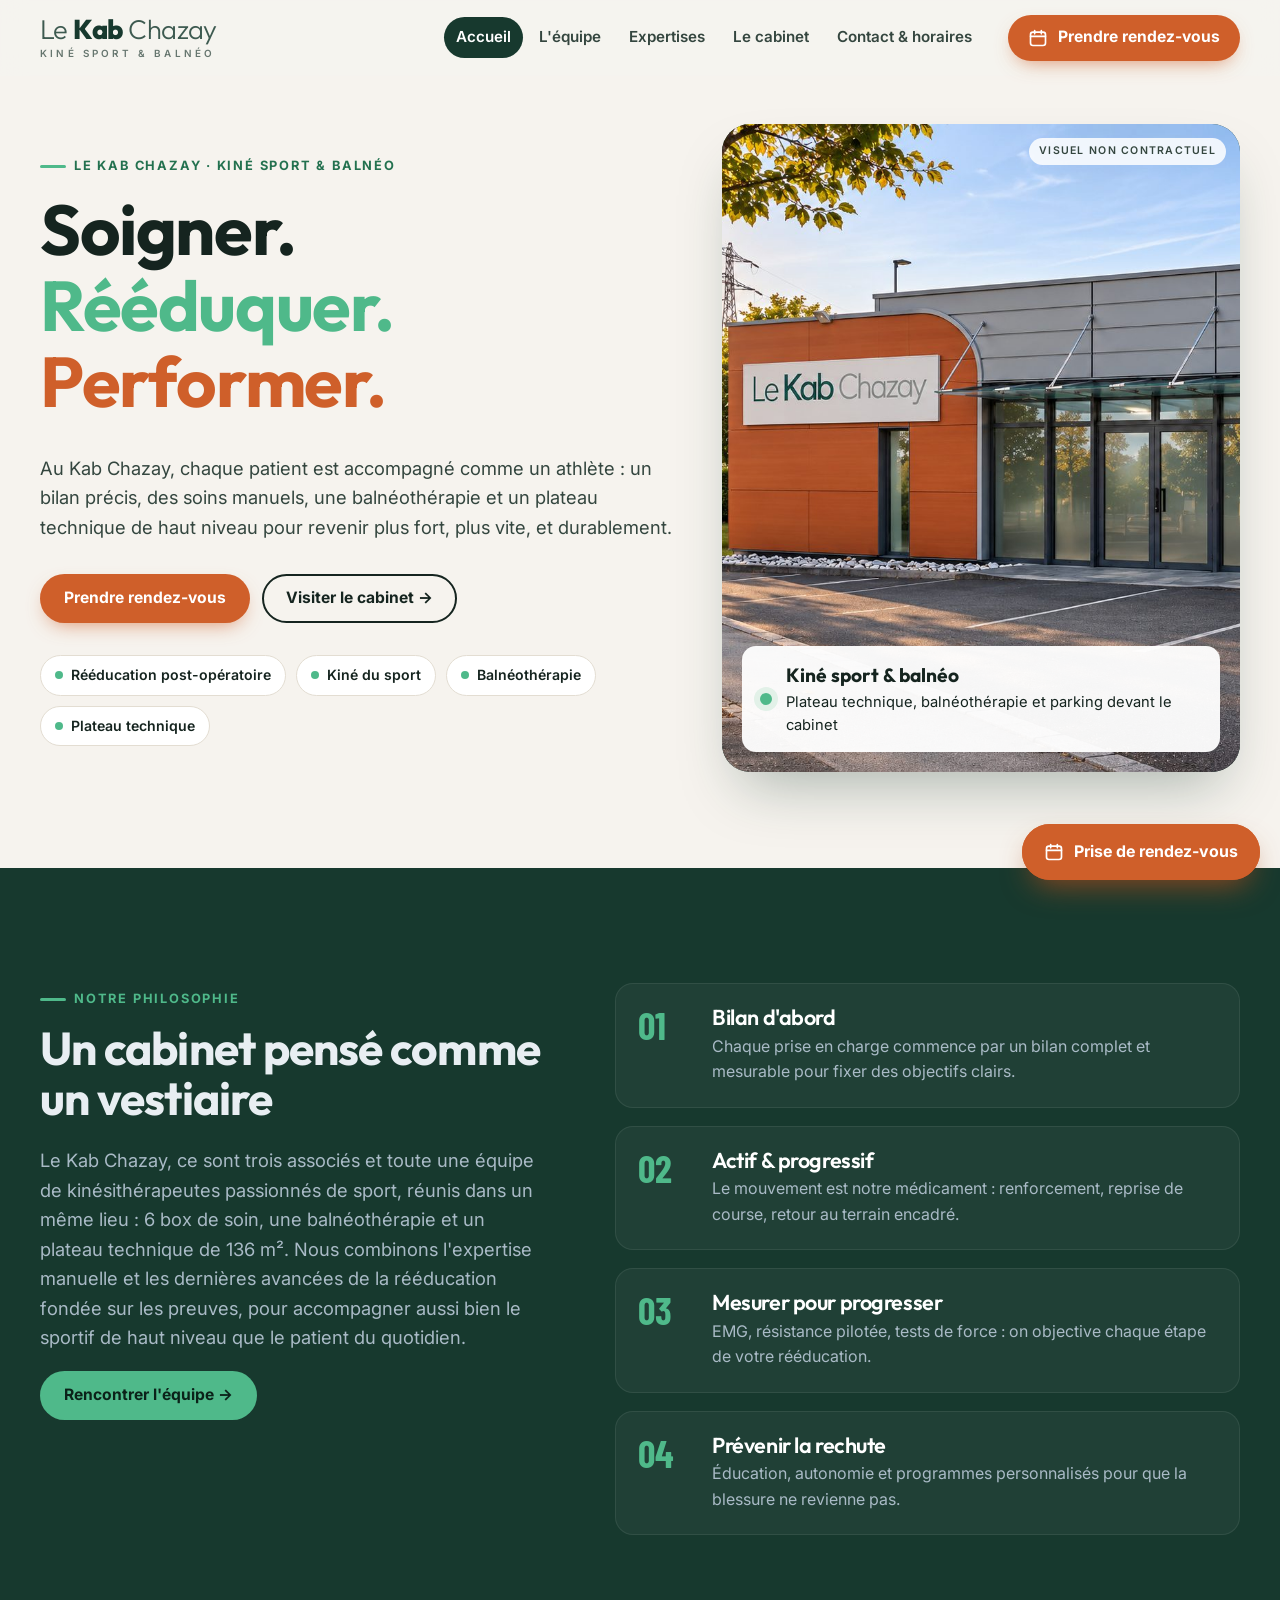
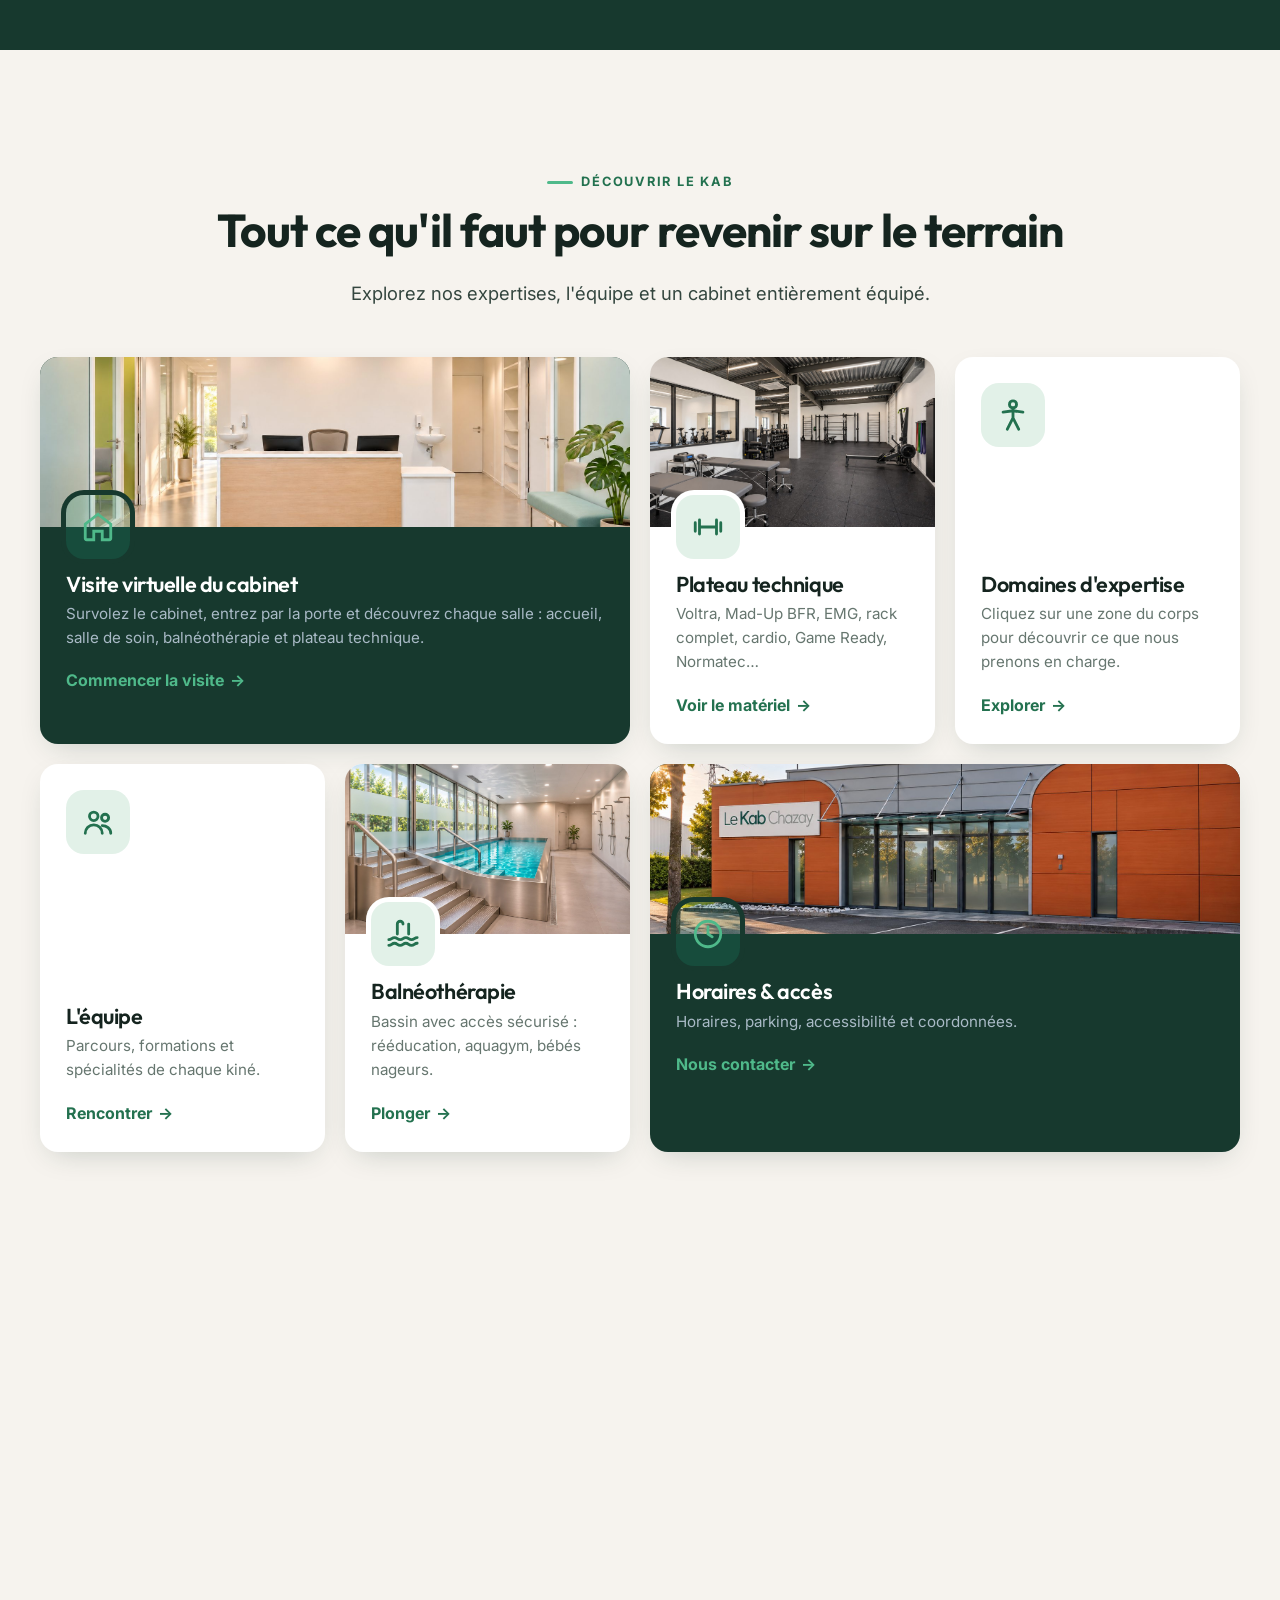
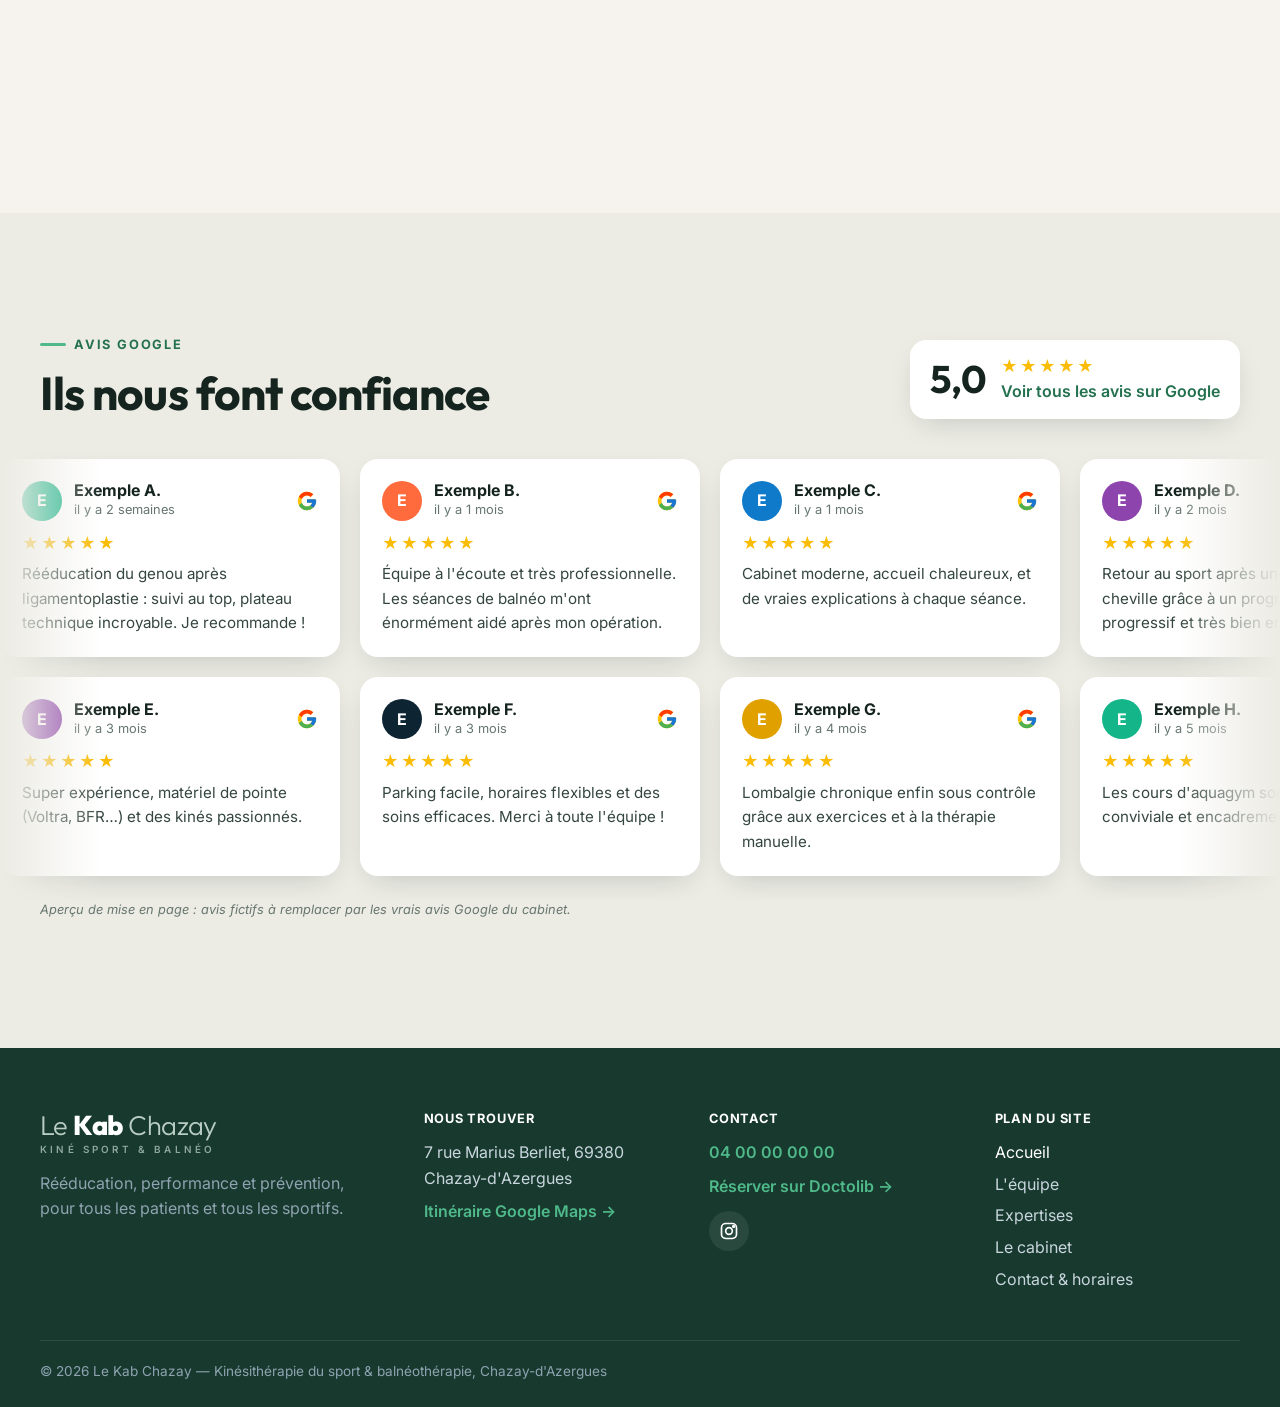
<file: index.html>
<!doctype html>
<html lang="fr">
<head>
  <meta charset="utf-8">
  <meta name="viewport" content="width=device-width, initial-scale=1">
  <!-- VERSION DE TEST : retirer la ligne suivante à la mise en ligne officielle -->
  <meta name="robots" content="noindex, nofollow">
  <title>Le Kab Chazay — Kinésithérapie du sport à Chazay-d'Azergues</title>
  <meta name="description" content="Le Kab Chazay, cabinet de kinésithérapie et rééducation du sport à Chazay-d'Azergues (69380) : bilan, thérapie manuelle, dry needling, balnéothérapie et plateau technique.">
  <link rel="icon" href="assets/img/logo.svg" type="image/svg+xml">
  <link rel="preconnect" href="https://fonts.googleapis.com">
  <link rel="preconnect" href="https://fonts.gstatic.com" crossorigin>
  <link href="https://fonts.googleapis.com/css2?family=Outfit:wght@300;400;500;600;700;800&family=Inter:wght@400;500;600;700;800&family=Barlow+Condensed:wght@800;900&display=swap" rel="stylesheet">
  <link rel="stylesheet" href="assets/css/style.css">
</head>
<body data-page="accueil">
  <a class="skip" href="#main">Aller au contenu</a>
  <header id="site-header"></header>

  <main id="main">
    <!-- ===== HERO ===== -->
    <section class="hero">
      <div class="container hero-grid">
        <div>
          <span class="eyebrow reveal">Le Kab Chazay · Kiné sport &amp; balnéo</span>
          <h1 class="reveal d1">Soigner.<br><span>Rééduquer.</span><br><span class="outline">Performer.</span></h1>
          <p class="lead reveal d2">Au Kab Chazay, chaque patient est accompagné comme un athlète : un bilan précis, des soins manuels, une balnéothérapie et un plateau technique de haut niveau pour revenir plus fort, plus vite, et durablement.</p>
          <div class="btn-row reveal d3">
            <a class="btn btn-rdv" href="contact.html#rdv">Prendre rendez-vous</a>
            <a class="btn btn-ghost" href="cabinet.html">Visiter le cabinet →</a>
          </div>
          <div class="hero-badges reveal d4">
            <span class="badge"><i></i>Rééducation post-opératoire</span>
            <span class="badge"><i></i>Kiné du sport</span>
            <span class="badge"><i></i>Balnéothérapie</span>
            <span class="badge"><i></i>Plateau technique</span>
          </div>
        </div>

        <div class="hero-visual reveal d2">
          <img src="assets/img/cabinet/facade.jpg" alt="Façade du cabinet Le Kab Chazay, 7 rue Marius Berliet" fetchpriority="high">
          <span class="hv-note">Visuel non contractuel</span>
          <div class="hv-tag"><span class="hv-dot"></span><div><strong>Kiné sport &amp; balnéo</strong>Plateau technique, balnéothérapie et parking devant le cabinet</div></div>
        </div>
    </section>

    <!-- ===== PHILOSOPHIE ===== -->
    <section class="section dark">
      <div class="container philo">
        <div>
          <span class="eyebrow reveal">Notre philosophie</span>
          <h2 class="reveal d1">Un cabinet pensé comme un vestiaire</h2>
          <p class="lead reveal d2">Le Kab Chazay, ce sont trois associés et toute une équipe de kinésithérapeutes passionnés de sport, réunis dans un même lieu : 6 box de soin, une balnéothérapie et un plateau technique de 136 m². Nous combinons l'expertise manuelle et les dernières avancées de la rééducation fondée sur les preuves, pour accompagner aussi bien le sportif de haut niveau que le patient du quotidien.</p>
          <a class="btn btn-kab reveal d3" href="equipe.html">Rencontrer l'équipe →</a>
        </div>
        <div class="philo-list">
          <div class="philo-item reveal"><b>01</b><div><h3>Bilan d'abord</h3><p>Chaque prise en charge commence par un bilan complet et mesurable pour fixer des objectifs clairs.</p></div></div>
          <div class="philo-item reveal d1"><b>02</b><div><h3>Actif &amp; progressif</h3><p>Le mouvement est notre médicament : renforcement, reprise de course, retour au terrain encadré.</p></div></div>
          <div class="philo-item reveal d2"><b>03</b><div><h3>Mesurer pour progresser</h3><p>EMG, résistance pilotée, tests de force : on objective chaque étape de votre rééducation.</p></div></div>
          <div class="philo-item reveal d3"><b>04</b><div><h3>Prévenir la rechute</h3><p>Éducation, autonomie et programmes personnalisés pour que la blessure ne revienne pas.</p></div></div>
        </div>
      </div>
    </section>

    <!-- ===== DÉCOUVRIR ===== -->
    <section class="section">
      <div class="container">
        <div class="center">
          <span class="eyebrow reveal">Découvrir le Kab</span>
          <h2 class="reveal d1">Tout ce qu'il faut pour revenir sur le terrain</h2>
          <p class="lead reveal d2">Explorez nos expertises, l'équipe et un cabinet entièrement équipé.</p>
        </div>
        <div class="tiles" style="margin-top:48px">
          <a class="tile has-img feature reveal" href="cabinet.html">
            <div class="tile-img"><img src="assets/img/cabinet/accueil.jpg" alt="" loading="lazy"></div>
            <span class="tile-ic"><svg viewBox="0 0 24 24" fill="none" stroke="currentColor" stroke-width="2" stroke-linecap="round"><path d="M3 10 12 3l9 7v10a1 1 0 0 1-1 1h-5v-6H9v6H4a1 1 0 0 1-1-1z"/></svg></span>
            <h3>Visite virtuelle du cabinet</h3>
            <p>Survolez le cabinet, entrez par la porte et découvrez chaque salle : accueil, salle de soin, balnéothérapie et plateau technique.</p>
            <span class="go">Commencer la visite</span>
          </a>
          <a class="tile has-img reveal d1" href="cabinet.html#plateau">
            <div class="tile-img"><img src="assets/img/cabinet/plateau.jpg" alt="" loading="lazy"></div>
            <span class="tile-ic"><svg viewBox="0 0 24 24" fill="none" stroke="currentColor" stroke-width="2" stroke-linecap="round"><path d="M6 7v10M18 7v10M3 9v6M21 9v6M6 12h12"/></svg></span>
            <h3>Plateau technique</h3>
            <p>Voltra, Mad-Up BFR, EMG, rack complet, cardio, Game Ready, Normatec…</p>
            <span class="go">Voir le matériel</span>
          </a>
          <a class="tile reveal d2" href="expertise.html">
            <span class="tile-ic"><svg viewBox="0 0 24 24" fill="none" stroke="currentColor" stroke-width="2" stroke-linecap="round"><circle cx="12" cy="4.5" r="2.5"/><path d="M12 7v7M8 22l4-8 4 8M5 10l7-1 7 1"/></svg></span>
            <h3>Domaines d'expertise</h3>
            <p>Cliquez sur une zone du corps pour découvrir ce que nous prenons en charge.</p>
            <span class="go">Explorer</span>
          </a>
          <a class="tile reveal" href="equipe.html">
            <span class="tile-ic"><svg viewBox="0 0 24 24" fill="none" stroke="currentColor" stroke-width="2" stroke-linecap="round"><circle cx="9" cy="8" r="3"/><circle cx="17" cy="9" r="2.5"/><path d="M3 20c0-3.5 2.7-6 6-6s6 2.5 6 6M15 14.5c3 0 6 2 6 5.5"/></svg></span>
            <h3>L'équipe</h3>
            <p>Parcours, formations et spécialités de chaque kiné.</p>
            <span class="go">Rencontrer</span>
          </a>
          <a class="tile has-img reveal d1" href="cabinet.html#balneo">
            <div class="tile-img"><img src="assets/img/cabinet/balneo.jpg" alt="" loading="lazy"></div>
            <span class="tile-ic"><svg viewBox="0 0 24 24" fill="none" stroke="currentColor" stroke-width="2" stroke-linecap="round"><path d="M2 16c2 0 2-1.5 4-1.5S8 16 10 16s2-1.5 4-1.5 2 1.5 4 1.5 2-1.5 4-1.5M2 20c2 0 2-1.5 4-1.5S8 20 10 20s2-1.5 4-1.5 2 1.5 4 1.5 2-1.5 4-1.5M8 12V5a2 2 0 0 1 4 0M16 12V5"/></svg></span>
            <h3>Balnéothérapie</h3>
            <p>Bassin avec accès sécurisé : rééducation, aquagym, bébés nageurs.</p>
            <span class="go">Plonger</span>
          </a>
          <a class="tile has-img feature reveal d2" href="contact.html">
            <div class="tile-img"><img src="assets/img/cabinet/facade.jpg" alt="" loading="lazy"></div>
            <span class="tile-ic"><svg viewBox="0 0 24 24" fill="none" stroke="currentColor" stroke-width="2" stroke-linecap="round"><circle cx="12" cy="12" r="9"/><path d="M12 7v5l3 2"/></svg></span>
            <h3>Horaires &amp; accès</h3>
            <p>Horaires, parking, accessibilité et coordonnées.</p>
            <span class="go">Nous contacter</span>
          </a>
        </div>
      </div>
    </section>

    <!-- ===== LOCALISATION ===== -->
    <section class="section" style="padding-top:0">
      <div class="container location">
        <div>
          <span class="eyebrow reveal">Nous trouver</span>
          <h2 class="reveal d1">Au cœur de Chazay-d'Azergues</h2>
          <ul class="info-list reveal d2">
            <li><span class="ii"><svg class="ic" viewBox="0 0 24 24" fill="none" stroke="currentColor" stroke-width="2"><path d="M12 22s7-6.2 7-12a7 7 0 1 0-14 0c0 5.8 7 12 7 12z"/><circle cx="12" cy="10" r="2.5"/></svg></span><div><strong>Adresse</strong><span data-k="address"></span></div></li>
            <li><span class="ii"><svg class="ic" viewBox="0 0 24 24" fill="none" stroke="currentColor" stroke-width="2"><rect x="3" y="3" width="18" height="18" rx="4"/><path d="M9 17V7h4a3 3 0 0 1 0 6H9"/></svg></span><div><strong>Stationnement</strong>Places de parking devant le cabinet et dans la rue.</div></li>
            <li><span class="ii"><svg class="ic" viewBox="0 0 24 24" fill="none" stroke="currentColor" stroke-width="2"><path d="M22 16.9v3a2 2 0 0 1-2.2 2 19.8 19.8 0 0 1-8.6-3.1 19.5 19.5 0 0 1-6-6A19.8 19.8 0 0 1 2.1 4.2 2 2 0 0 1 4.1 2h3a2 2 0 0 1 2 1.7c.1.9.4 1.8.7 2.7a2 2 0 0 1-.5 2.1L8 9.8a16 16 0 0 0 6 6l1.3-1.3a2 2 0 0 1 2.1-.4c.9.3 1.8.6 2.7.7a2 2 0 0 1 1.7 2z"/></svg></span><div><strong>Téléphone</strong><a class="link" data-k="phone" href="#"></a></div></li>
          </ul>
          <div class="btn-row reveal d3">
            <a class="btn btn-kab" data-k="maps-dir" href="#" target="_blank" rel="noopener">Obtenir l'itinéraire</a>
            <a class="btn btn-ghost" href="contact.html">Horaires &amp; accès</a>
          </div>
        </div>
        <div class="map-frame reveal d2">
          <iframe data-k="maps-embed" title="Carte : localisation du cabinet Le Kab" loading="lazy" referrerpolicy="no-referrer-when-downgrade"></iframe>
        </div>
      </div>
    </section>

    <!-- ===== AVIS GOOGLE ===== -->
    <section class="section" style="background:#ecebe4">
      <div class="container reviews-head">
        <div>
          <span class="eyebrow">Avis Google</span>
          <h2 style="margin:0">Ils nous font confiance</h2>
        </div>
        <div class="rating-box">
          <b id="rating-value">5,0</b>
          <div><div class="stars">★★★★★</div><a class="link" id="reviews-link" href="#" target="_blank" rel="noopener">Voir tous les avis sur Google</a></div>
        </div>
      </div>
      <div class="reviews" aria-label="Avis clients">
        <div class="reviews-track" id="reviews-a"></div>
        <div class="reviews-track reverse" id="reviews-b"></div>
      </div>
      <p class="container placeholder-note" id="reviews-note"></p>
    </section>
  </main>

  <footer id="site-footer"></footer>

  <script src="assets/js/config.js"></script>
  <script src="assets/js/main.js"></script>
  <script src="assets/js/reviews.js"></script>
</body>
</html>
</file>
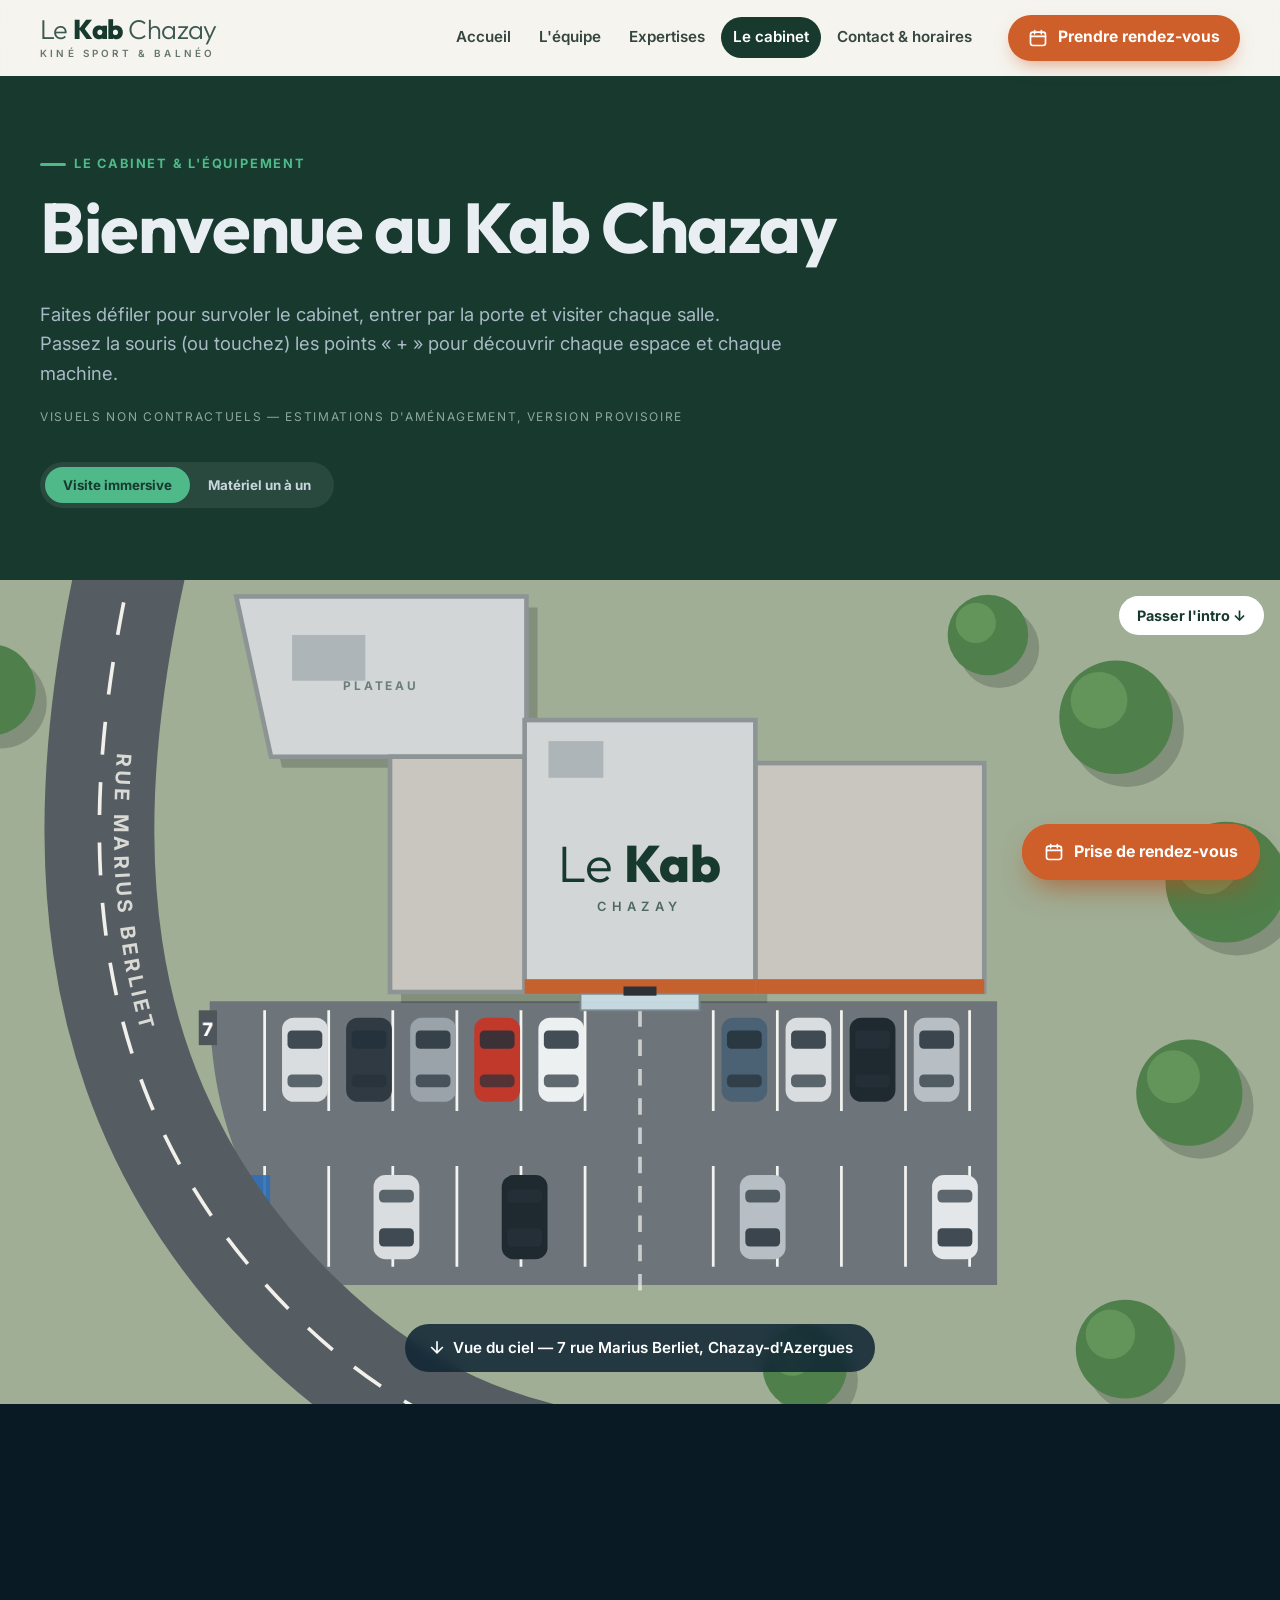
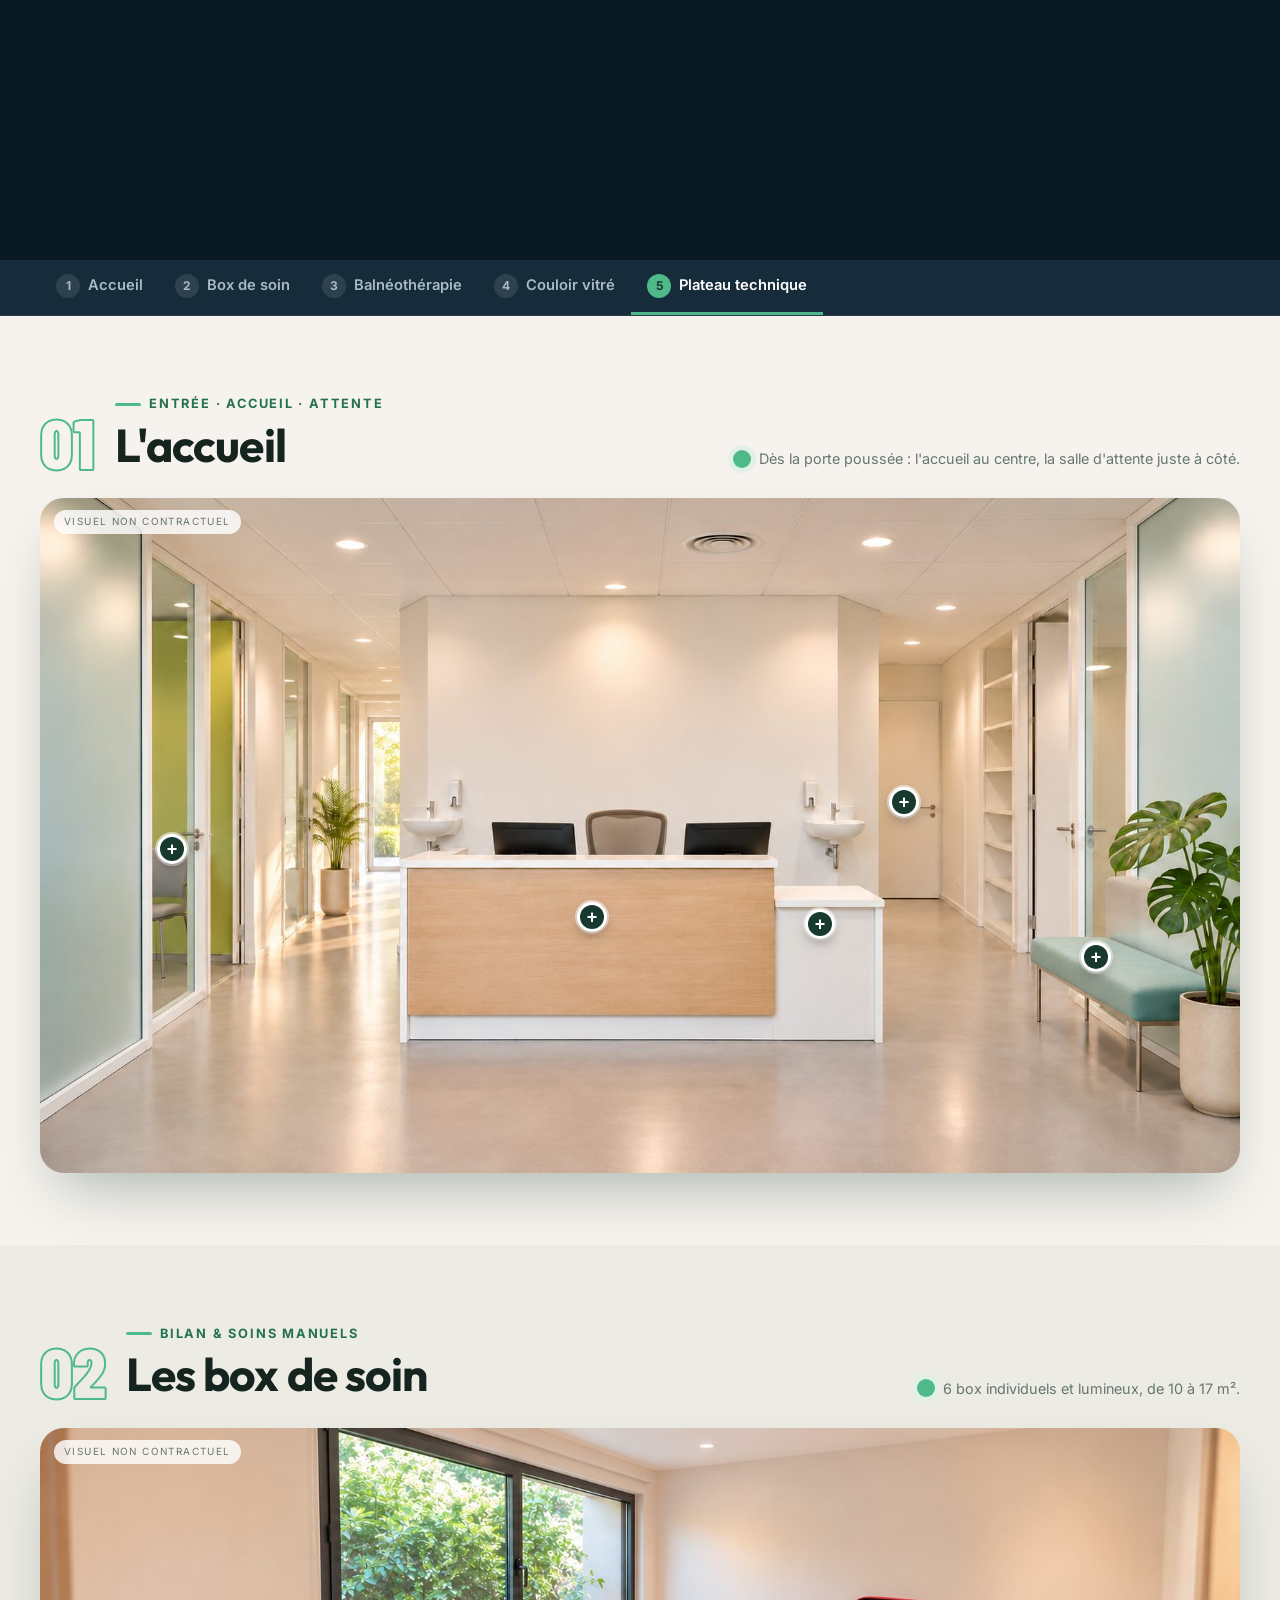
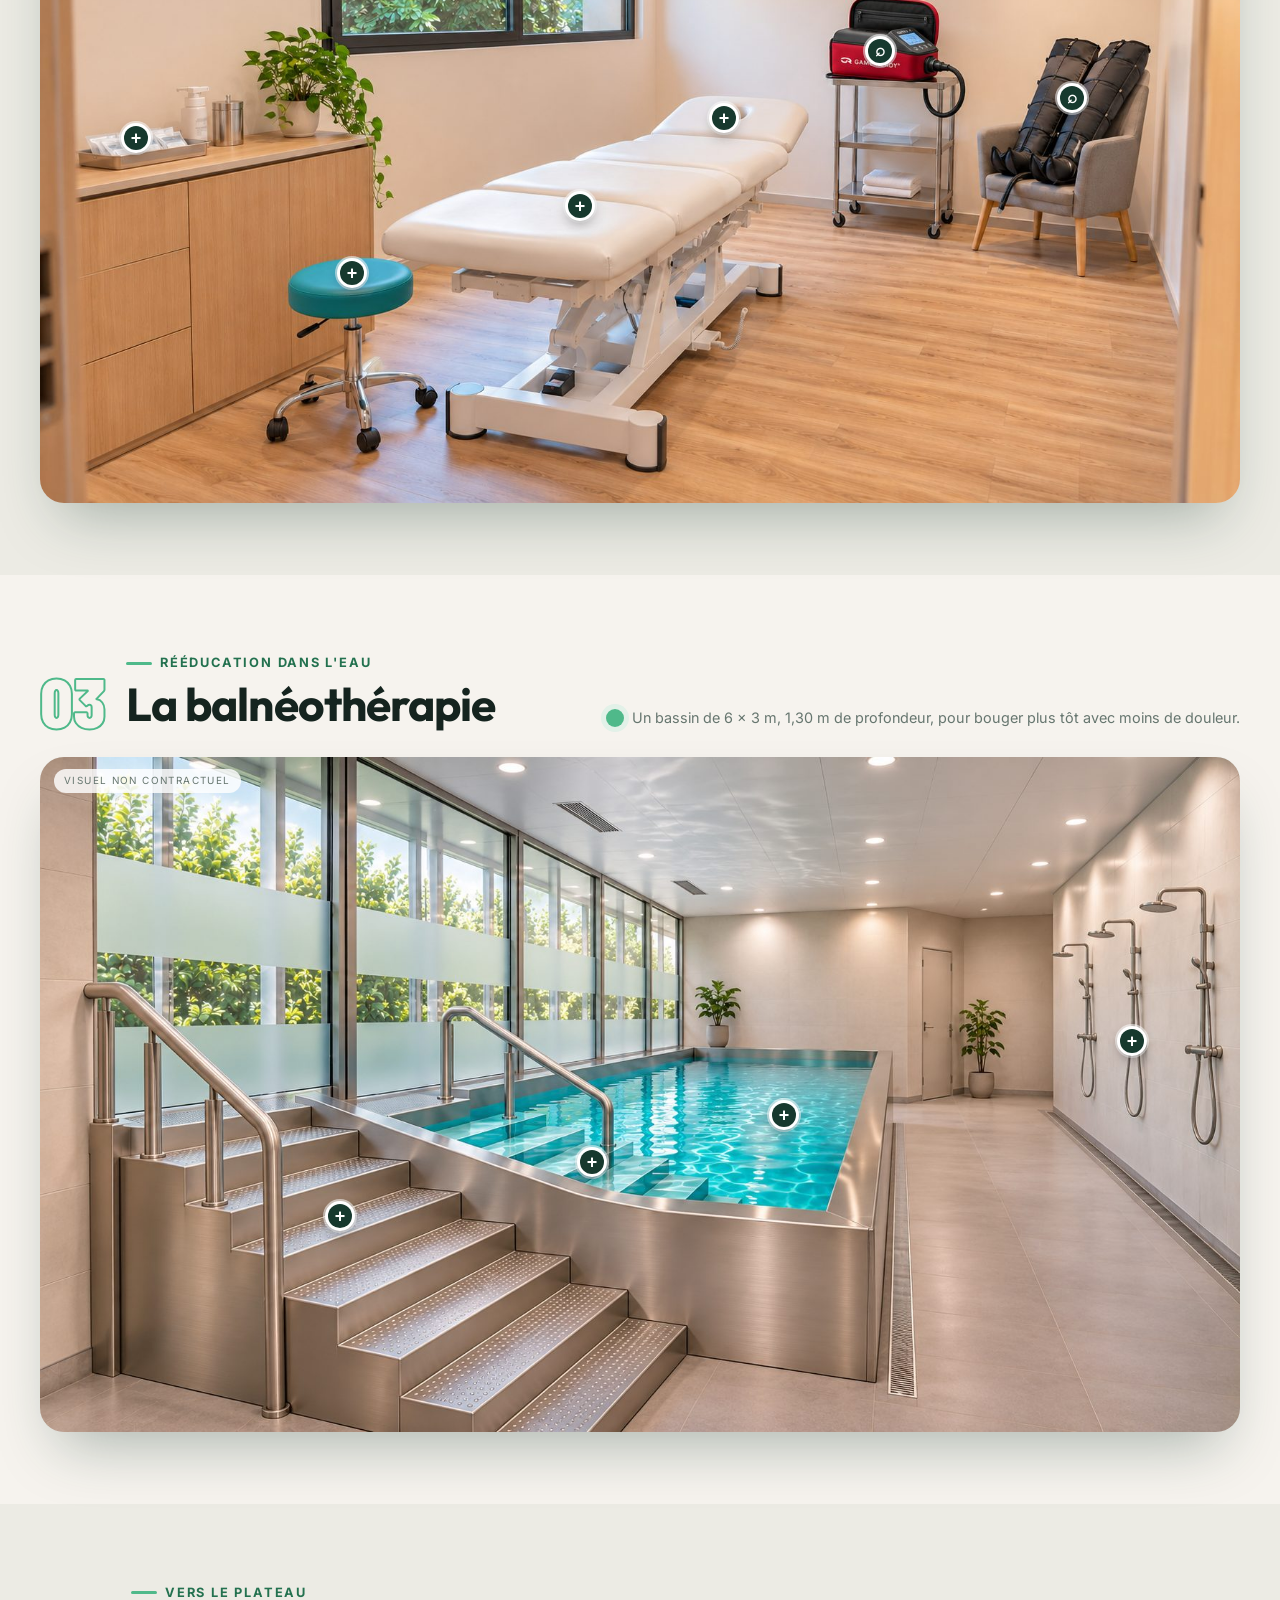
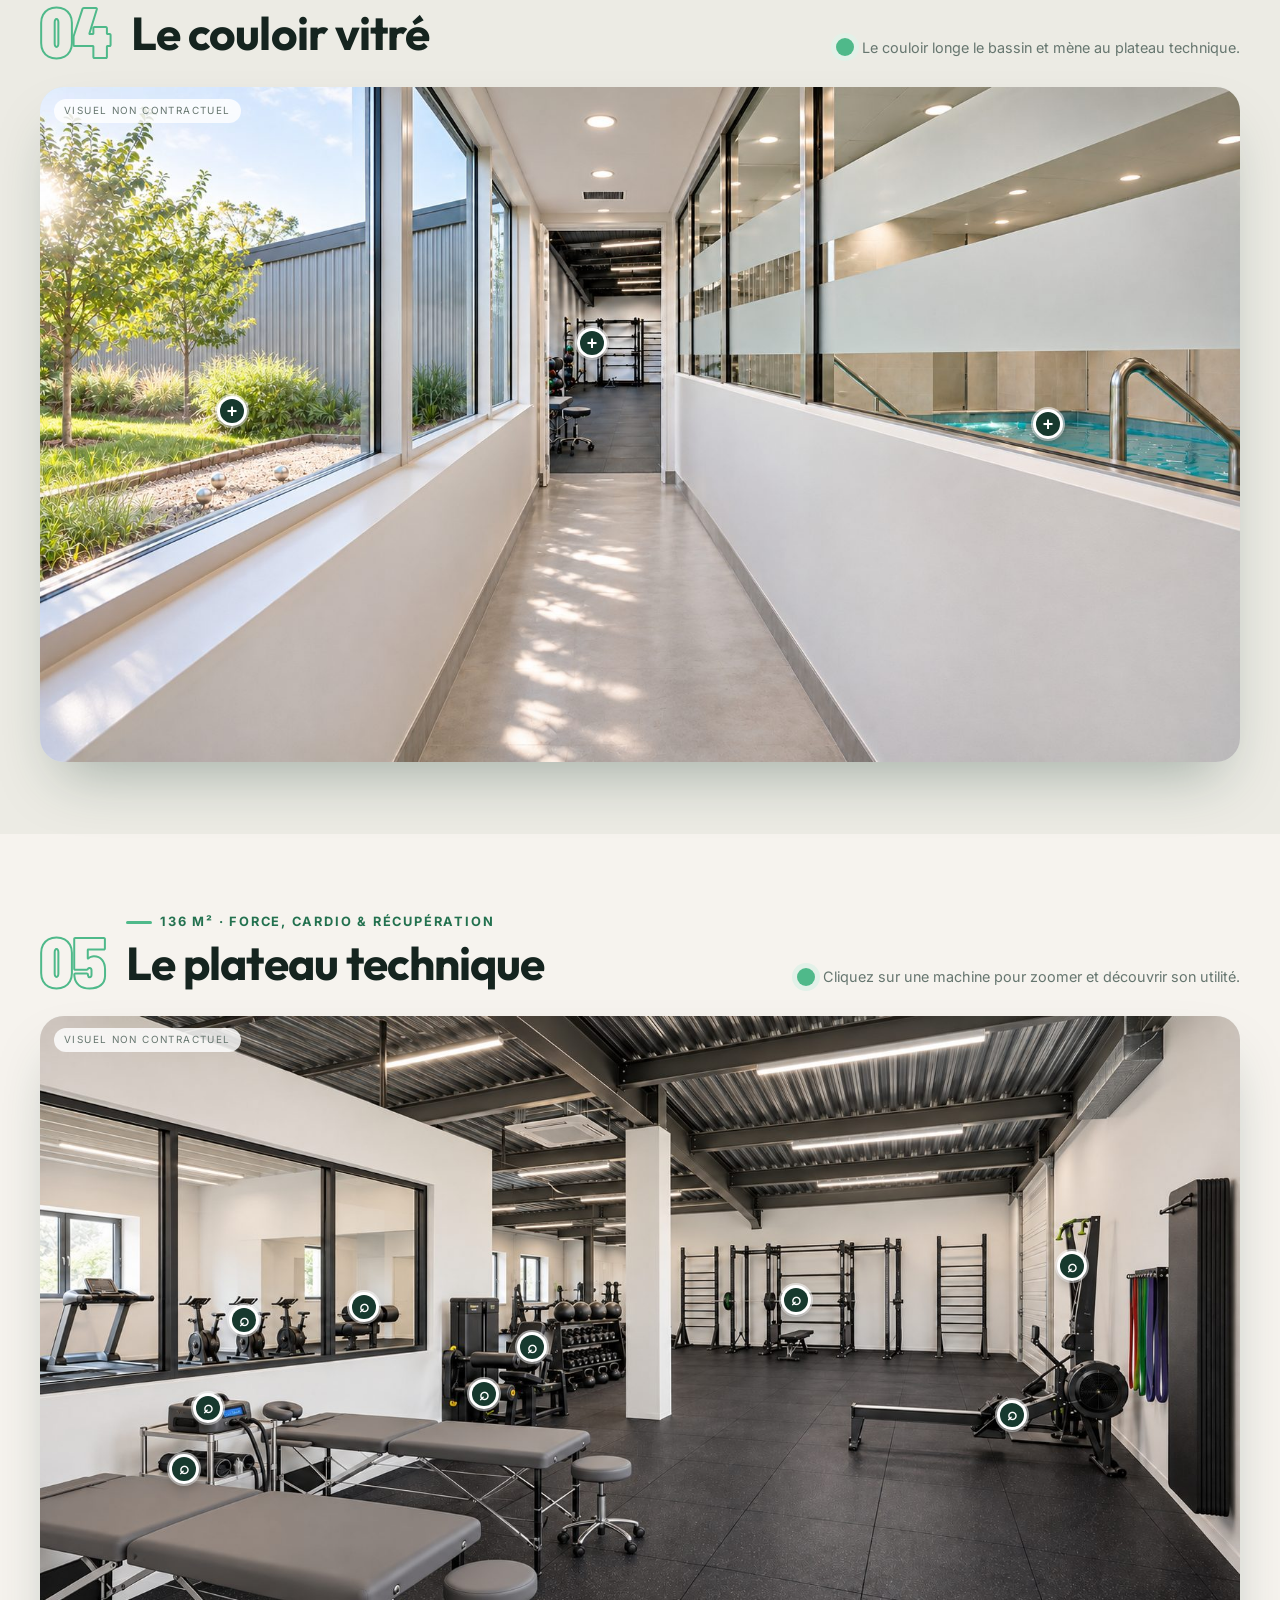
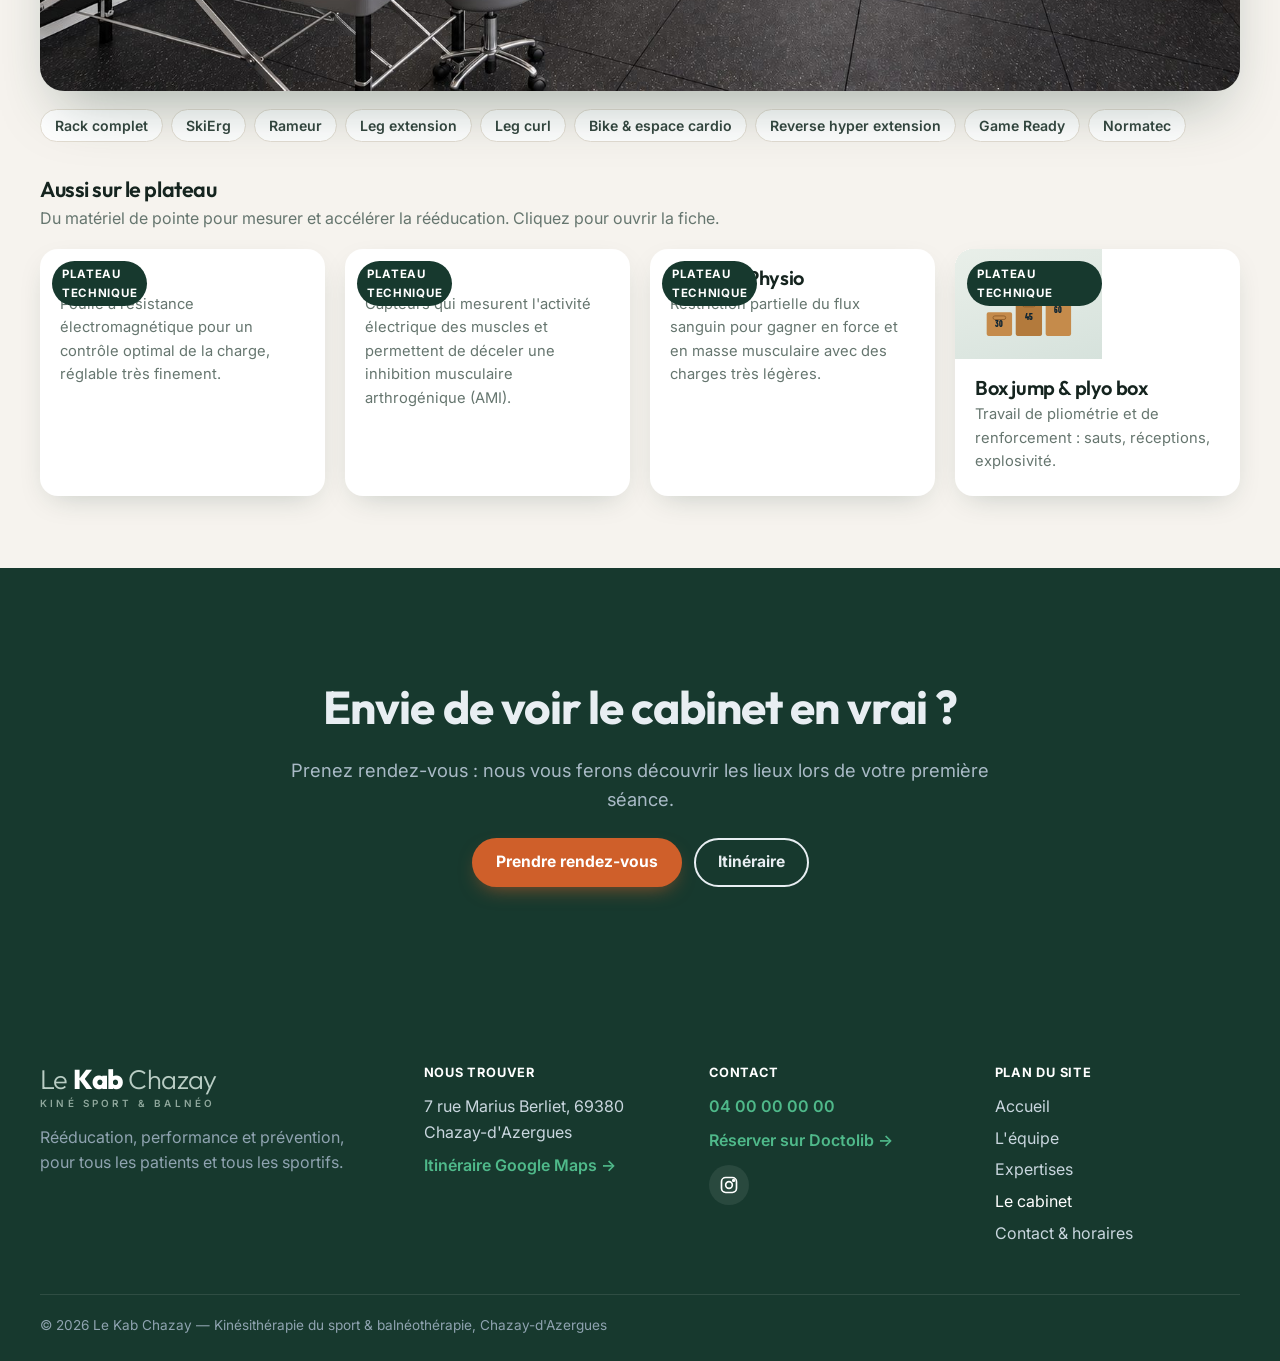
<file: cabinet.html>
<!doctype html>
<html lang="fr">
<head>
  <meta charset="utf-8">
  <meta name="viewport" content="width=device-width, initial-scale=1">
  <!-- VERSION DE TEST : retirer la ligne suivante à la mise en ligne officielle -->
  <meta name="robots" content="noindex, nofollow">
  <title>Le cabinet & l'équipement — Le Kab Chazay, kiné sport & balnéo</title>
  <meta name="description" content="Visitez le cabinet Le Kab Chazay : accueil, salle de soin, balnéothérapie et plateau technique (Voltra, Mad-Up BFR, EMG, Game Ready, Normatec…).">
  <link rel="icon" href="assets/img/logo.svg" type="image/svg+xml">
  <link rel="preconnect" href="https://fonts.googleapis.com">
  <link rel="preconnect" href="https://fonts.gstatic.com" crossorigin>
  <link href="https://fonts.googleapis.com/css2?family=Outfit:wght@300;400;500;600;700;800&family=Inter:wght@400;500;600;700;800&family=Barlow+Condensed:wght@800;900&display=swap" rel="stylesheet">
  <link rel="stylesheet" href="assets/css/style.css">
</head>
<body data-page="cabinet">
  <a class="skip" href="#main">Aller au contenu</a>
  <header id="site-header"></header>

  <main id="main">
    <section class="page-hero dark">
      <div class="container">
        <span class="eyebrow">Le cabinet &amp; l'équipement</span>
        <h1>Bienvenue au Kab Chazay</h1>
        <p class="lead">Faites défiler pour survoler le cabinet, entrer par la porte et visiter chaque salle. Passez la souris (ou touchez) les points « + » pour découvrir chaque espace et chaque machine.</p>
        <p class="photo-note" style="color:#8fa79c">Visuels non contractuels — estimations d'aménagement, version provisoire</p>
        <div class="mode-switch" role="group" aria-label="Mode de visite">
          <button type="button" data-mode="tour" aria-pressed="true">Visite immersive</button>
          <button type="button" data-mode="gear" aria-pressed="false">Matériel un à un</button>
        </div>
      </div>
    </section>

    <div id="mode-tour">
      <!-- Survol aérien → porte d'entrée -->
      <section class="flyover" id="flyover" aria-label="Survol du cabinet">
        <div class="flyover-sticky">
          <div class="flyover-world"></div>
          <div class="flyover-photo" aria-hidden="true"><img src="assets/img/cabinet/facade.jpg" alt=""></div>
          <div class="flyover-inside" aria-hidden="true"></div>
          <div class="flyover-door" aria-hidden="true">
            <div class="leaf l"><span class="glass"></span></div>
            <div class="leaf r"><span class="glass"></span></div>
          </div>
          <a class="btn btn-light btn-sm flyover-skip" href="#accueil">Passer l'intro ↓</a>
          <div class="flyover-caption"><svg class="ic" viewBox="0 0 24 24" fill="none" stroke="currentColor" stroke-width="2"><path d="M12 5v14M5 12l7 7 7-7"/></svg><span></span></div>
        </div>
      </section>

      <nav class="tour-nav" aria-label="Salles du cabinet">
        <ol class="container" id="tour-nav-list"></ol>
      </nav>

      <div id="tour"></div>
    </div>

    <section class="section" id="mode-gear" hidden>
      <div class="container">
        <span class="eyebrow">Matériel un à un</span>
        <h2>Notre équipement</h2>
        <p class="lead" style="margin-bottom:28px">Cliquez sur une machine pour ouvrir sa fiche interactive.</p>
        <div class="gear-filter" role="group" aria-label="Filtrer">
          <button type="button" data-f="all" aria-pressed="true">Tout</button>
          <button type="button" data-f="plateau" aria-pressed="false">Plateau technique</button>
          <button type="button" data-f="recup" aria-pressed="false">Récupération</button>
        </div>
        <div class="gear-grid" id="gear-grid"></div>
      </div>
    </section>

    <section class="section dark">
      <div class="container center">
        <h2>Envie de voir le cabinet en vrai ?</h2>
        <p class="lead">Prenez rendez-vous : nous vous ferons découvrir les lieux lors de votre première séance.</p>
        <div class="btn-row" style="justify-content:center;margin-top:24px">
          <a class="btn btn-rdv" href="contact.html#rdv">Prendre rendez-vous</a>
          <a class="btn btn-ghost" data-k="maps-dir" href="#" target="_blank" rel="noopener">Itinéraire</a>
        </div>
      </div>
    </section>
  </main>

  <footer id="site-footer"></footer>

  <script src="assets/js/config.js"></script>
  <script src="assets/js/main.js"></script>
  <script src="assets/js/cabinet-data.js"></script>
  <script src="assets/js/cabinet.js"></script>
</body>
</html>
</file>
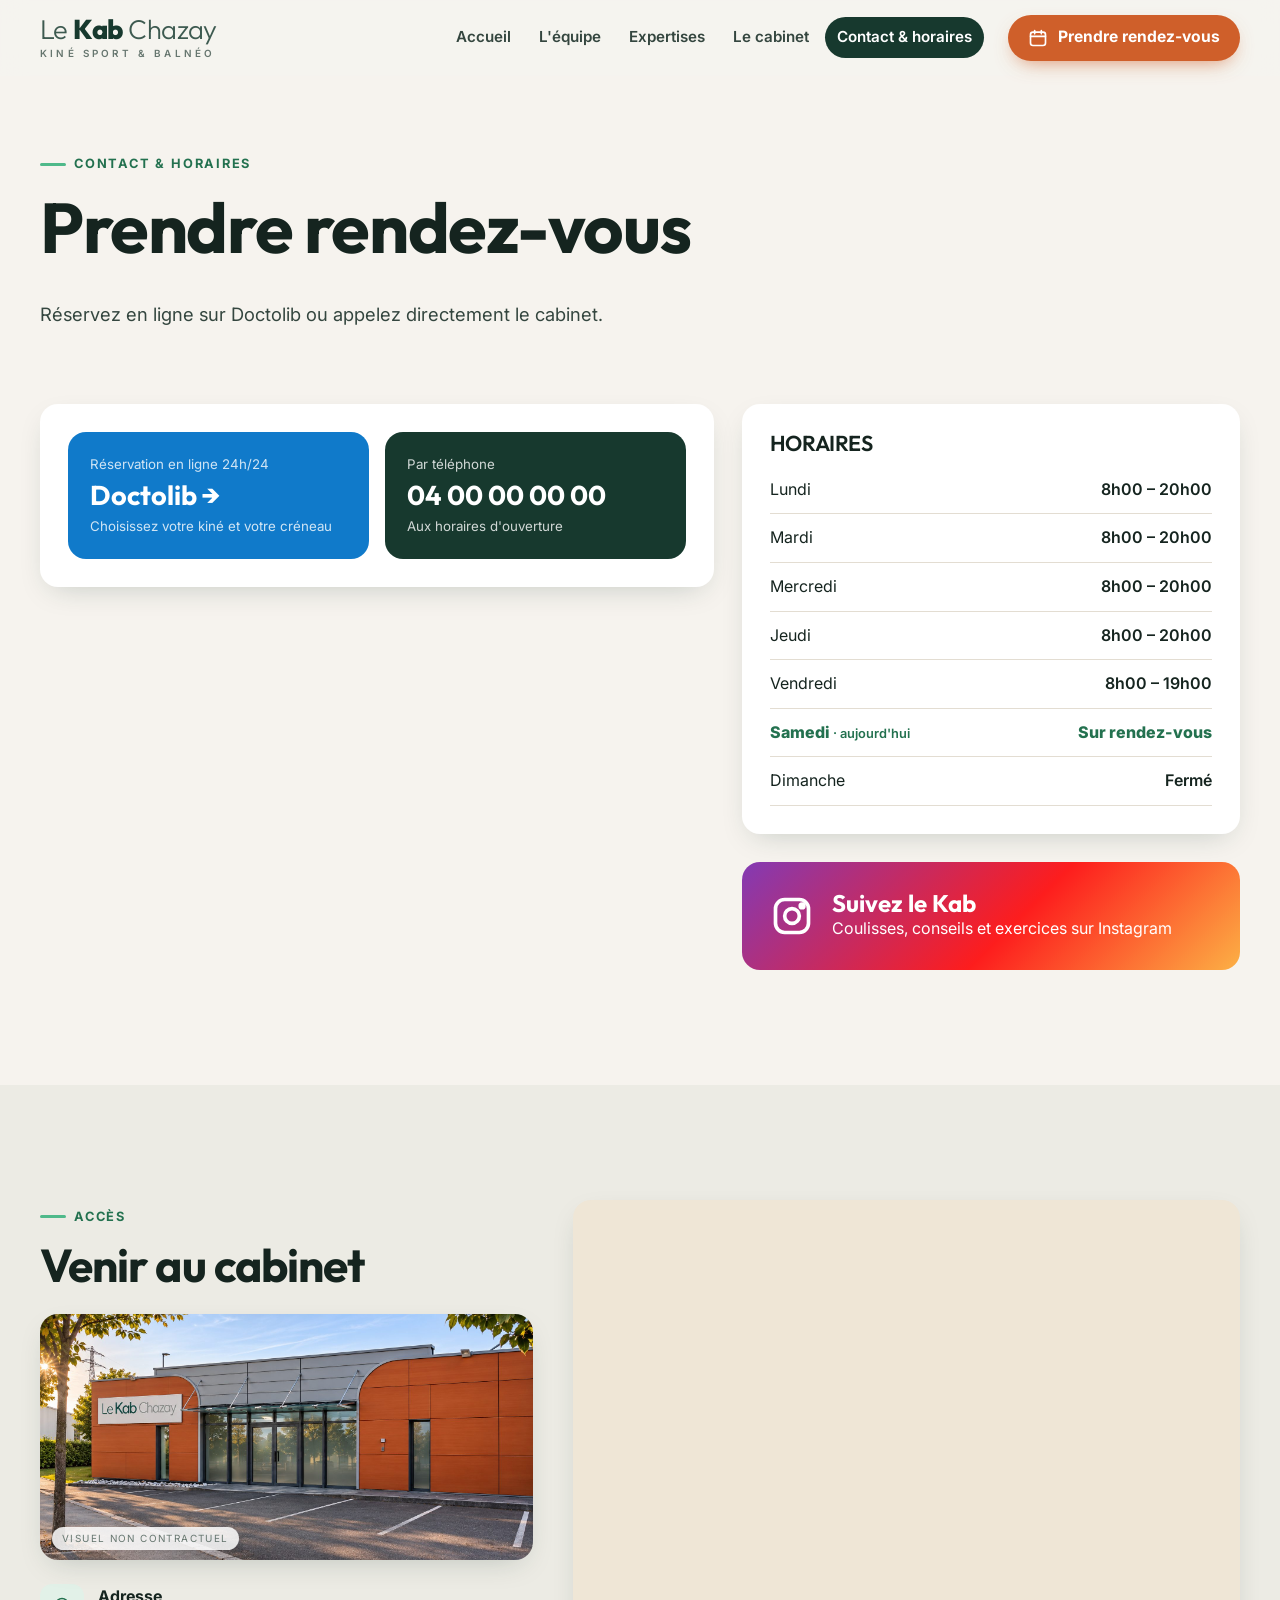
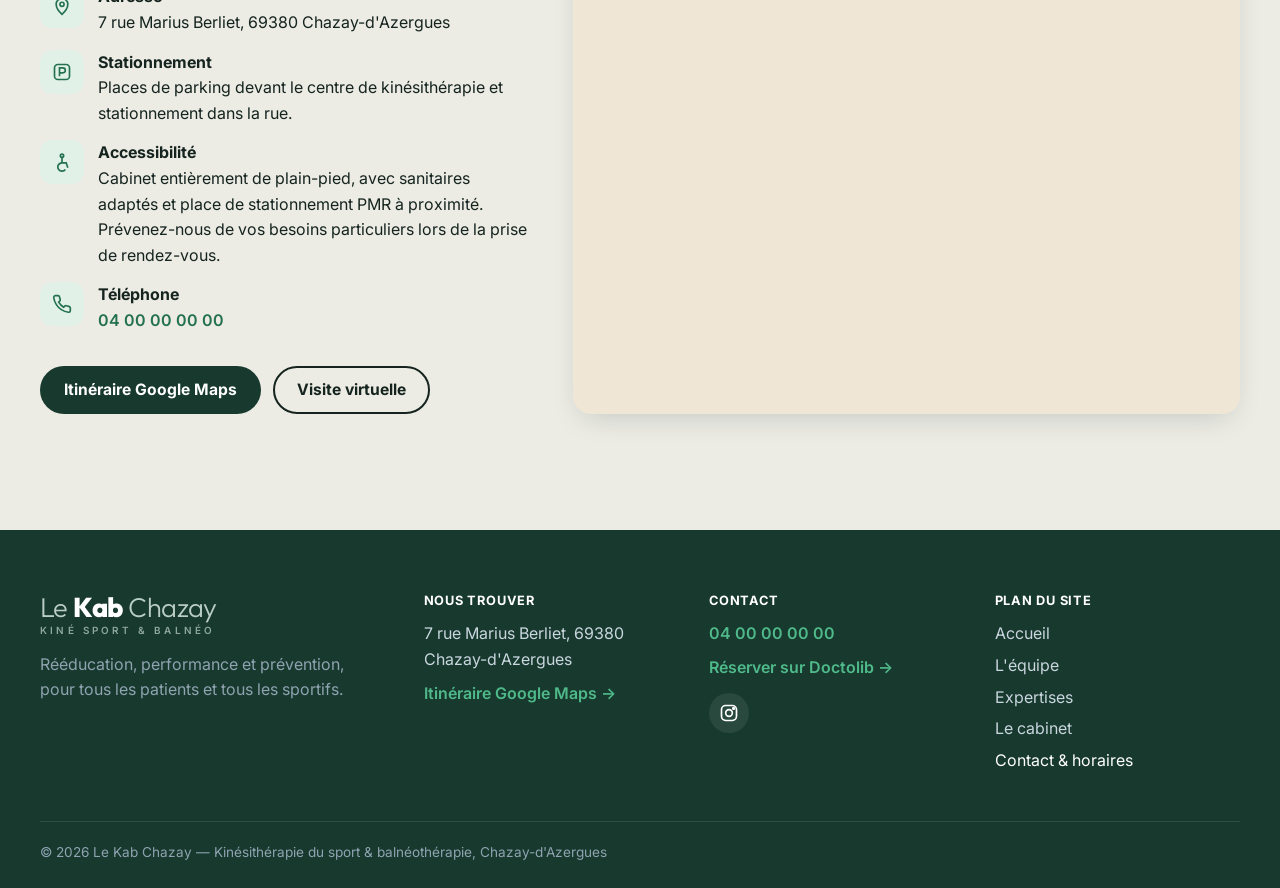
<file: contact.html>
<!doctype html>
<html lang="fr">
<head>
  <meta charset="utf-8">
  <meta name="viewport" content="width=device-width, initial-scale=1">
  <!-- VERSION DE TEST : retirer la ligne suivante à la mise en ligne officielle -->
  <meta name="robots" content="noindex, nofollow">
  <title>Contact & horaires — Le Kab Chazay, kiné sport & balnéo</title>
  <meta name="description" content="Prendre rendez-vous au cabinet Le Kab Chazay : Doctolib, téléphone, horaires, accès et parking — 7 rue Marius Berliet, 69380 Chazay-d'Azergues.">
  <link rel="icon" href="assets/img/logo.svg" type="image/svg+xml">
  <link rel="preconnect" href="https://fonts.googleapis.com">
  <link rel="preconnect" href="https://fonts.gstatic.com" crossorigin>
  <link href="https://fonts.googleapis.com/css2?family=Outfit:wght@300;400;500;600;700;800&family=Inter:wght@400;500;600;700;800&family=Barlow+Condensed:wght@800;900&display=swap" rel="stylesheet">
  <link rel="stylesheet" href="assets/css/style.css">
</head>
<body data-page="contact">
  <a class="skip" href="#main">Aller au contenu</a>
  <header id="site-header"></header>

  <main id="main">
    <section class="page-hero">
      <div class="container">
        <span class="eyebrow">Contact &amp; horaires</span>
        <h1>Prendre rendez-vous</h1>
        <p class="lead">Réservez en ligne sur Doctolib ou appelez directement le cabinet.</p>
      </div>
    </section>

    <section class="section" style="padding-top:0" id="rdv">
      <div class="container contact-grid">
        <div class="card">
          <div class="rdv-options">
            <a class="rdv-opt doc" data-k="doctolib" href="#" target="_blank" rel="noopener">
              <small>Réservation en ligne 24h/24</small>
              <span class="big">Doctolib →</span>
              <small>Choisissez votre kiné et votre créneau</small>
            </a>
            <a class="rdv-opt tel" href="#" data-tel>
              <small>Par téléphone</small>
              <span class="big" data-k="phone"></span>
              <small>Aux horaires d'ouverture</small>
            </a>
          </div>

        </div>

        <div class="grid" style="gap:28px">
          <div class="card">
            <div class="open-now" id="open-now"><i></i><span></span></div>
            <h3 style="text-transform:uppercase">Horaires</h3>
            <table class="hours" id="hours"></table>
          </div>
          <a class="insta-card" data-k="instagram" href="#" target="_blank" rel="noopener">
            <svg class="ic" viewBox="0 0 24 24" fill="none" stroke="currentColor" stroke-width="2"><rect x="3" y="3" width="18" height="18" rx="5"/><circle cx="12" cy="12" r="4"/><circle cx="17.5" cy="6.5" r="1" fill="currentColor"/></svg>
            <div><strong>Suivez le Kab</strong>Coulisses, conseils et exercices sur Instagram</div>
          </a>
        </div>
      </div>
    </section>

    <section class="section" style="background:#ecebe4">
      <div class="container location">
        <div>
          <span class="eyebrow">Accès</span>
          <h2>Venir au cabinet</h2>
          <div class="facade-card"><img src="assets/img/cabinet/facade.jpg" alt="Façade du cabinet Le Kab Chazay et son parking" loading="lazy"><span class="photo-note">Visuel non contractuel</span></div>
          <ul class="access-list" style="margin:0 0 32px">
            <li><span class="ii"><svg class="ic" viewBox="0 0 24 24" fill="none" stroke="currentColor" stroke-width="2"><path d="M12 22s7-6.2 7-12a7 7 0 1 0-14 0c0 5.8 7 12 7 12z"/><circle cx="12" cy="10" r="2.5"/></svg></span><div><strong>Adresse</strong><span data-k="address"></span></div></li>
            <li><span class="ii"><svg class="ic" viewBox="0 0 24 24" fill="none" stroke="currentColor" stroke-width="2"><rect x="3" y="3" width="18" height="18" rx="4"/><path d="M9 17V7h4a3 3 0 0 1 0 6H9"/></svg></span><div><strong>Stationnement</strong>Places de parking devant le centre de kinésithérapie et stationnement dans la rue.</div></li>
            <li><span class="ii"><svg class="ic" viewBox="0 0 24 24" fill="none" stroke="currentColor" stroke-width="2"><circle cx="12" cy="4.5" r="2"/><path d="M12 7v6h5l2 6M12 13a5 5 0 1 0 4 8"/></svg></span><div><strong>Accessibilité</strong>Cabinet entièrement de plain-pied, avec sanitaires adaptés et place de stationnement PMR à proximité. Prévenez-nous de vos besoins particuliers lors de la prise de rendez-vous.</div></li>
            <li><span class="ii"><svg class="ic" viewBox="0 0 24 24" fill="none" stroke="currentColor" stroke-width="2"><path d="M22 16.9v3a2 2 0 0 1-2.2 2 19.8 19.8 0 0 1-8.6-3.1 19.5 19.5 0 0 1-6-6A19.8 19.8 0 0 1 2.1 4.2 2 2 0 0 1 4.1 2h3a2 2 0 0 1 2 1.7c.1.9.4 1.8.7 2.7a2 2 0 0 1-.5 2.1L8 9.8a16 16 0 0 0 6 6l1.3-1.3a2 2 0 0 1 2.1-.4c.9.3 1.8.6 2.7.7a2 2 0 0 1 1.7 2z"/></svg></span><div><strong>Téléphone</strong><a class="link" data-k="phone" href="#"></a></div></li>
          </ul>
          <div class="btn-row">
            <a class="btn btn-kab" data-k="maps-dir" href="#" target="_blank" rel="noopener">Itinéraire Google Maps</a>
            <a class="btn btn-ghost" href="cabinet.html">Visite virtuelle</a>
          </div>
        </div>
        <div class="map-frame">
          <iframe data-k="maps-embed" title="Carte : localisation du cabinet Le Kab" loading="lazy" referrerpolicy="no-referrer-when-downgrade"></iframe>
        </div>
      </div>
    </section>
  </main>

  <footer id="site-footer"></footer>

  <script src="assets/js/config.js"></script>
  <script src="assets/js/main.js"></script>
  <script>
  (function () {
    var K = window.KAB;
    document.querySelector("[data-tel]").href = "tel:" + K.phoneHref;

    // Horaires + « ouvert maintenant »
    var days = ["Dimanche", "Lundi", "Mardi", "Mercredi", "Jeudi", "Vendredi", "Samedi"];
    var now = new Date(), today = days[now.getDay()];
    document.getElementById("hours").innerHTML = K.hours.map(function (h) {
      return '<tr class="' + (h[0] === today ? "today" : "") + '"><td>' + h[0] + "</td><td>" + h[1] + "</td></tr>";
    }).join("");
    var row = K.hours.filter(function (h) { return h[0] === today; })[0];
    var badge = document.getElementById("open-now");
    var m = row && row[1].match(/(\d{1,2})h(\d{2})?\s*[–-]\s*(\d{1,2})h(\d{2})?/);
    if (m) {
      var mins = now.getHours() * 60 + now.getMinutes();
      var o = +m[1] * 60 + +(m[2] || 0), c = +m[3] * 60 + +(m[4] || 0);
      var open = mins >= o && mins < c;
      badge.querySelector("span").textContent = open ? "Ouvert actuellement" : "Fermé actuellement";
      if (!open) { badge.style.background = "#fde8e1"; badge.style.color = "#c2410c"; }
    } else {
      badge.style.display = "none";
    }

  })();
  </script>
</body>
</html>
</file>
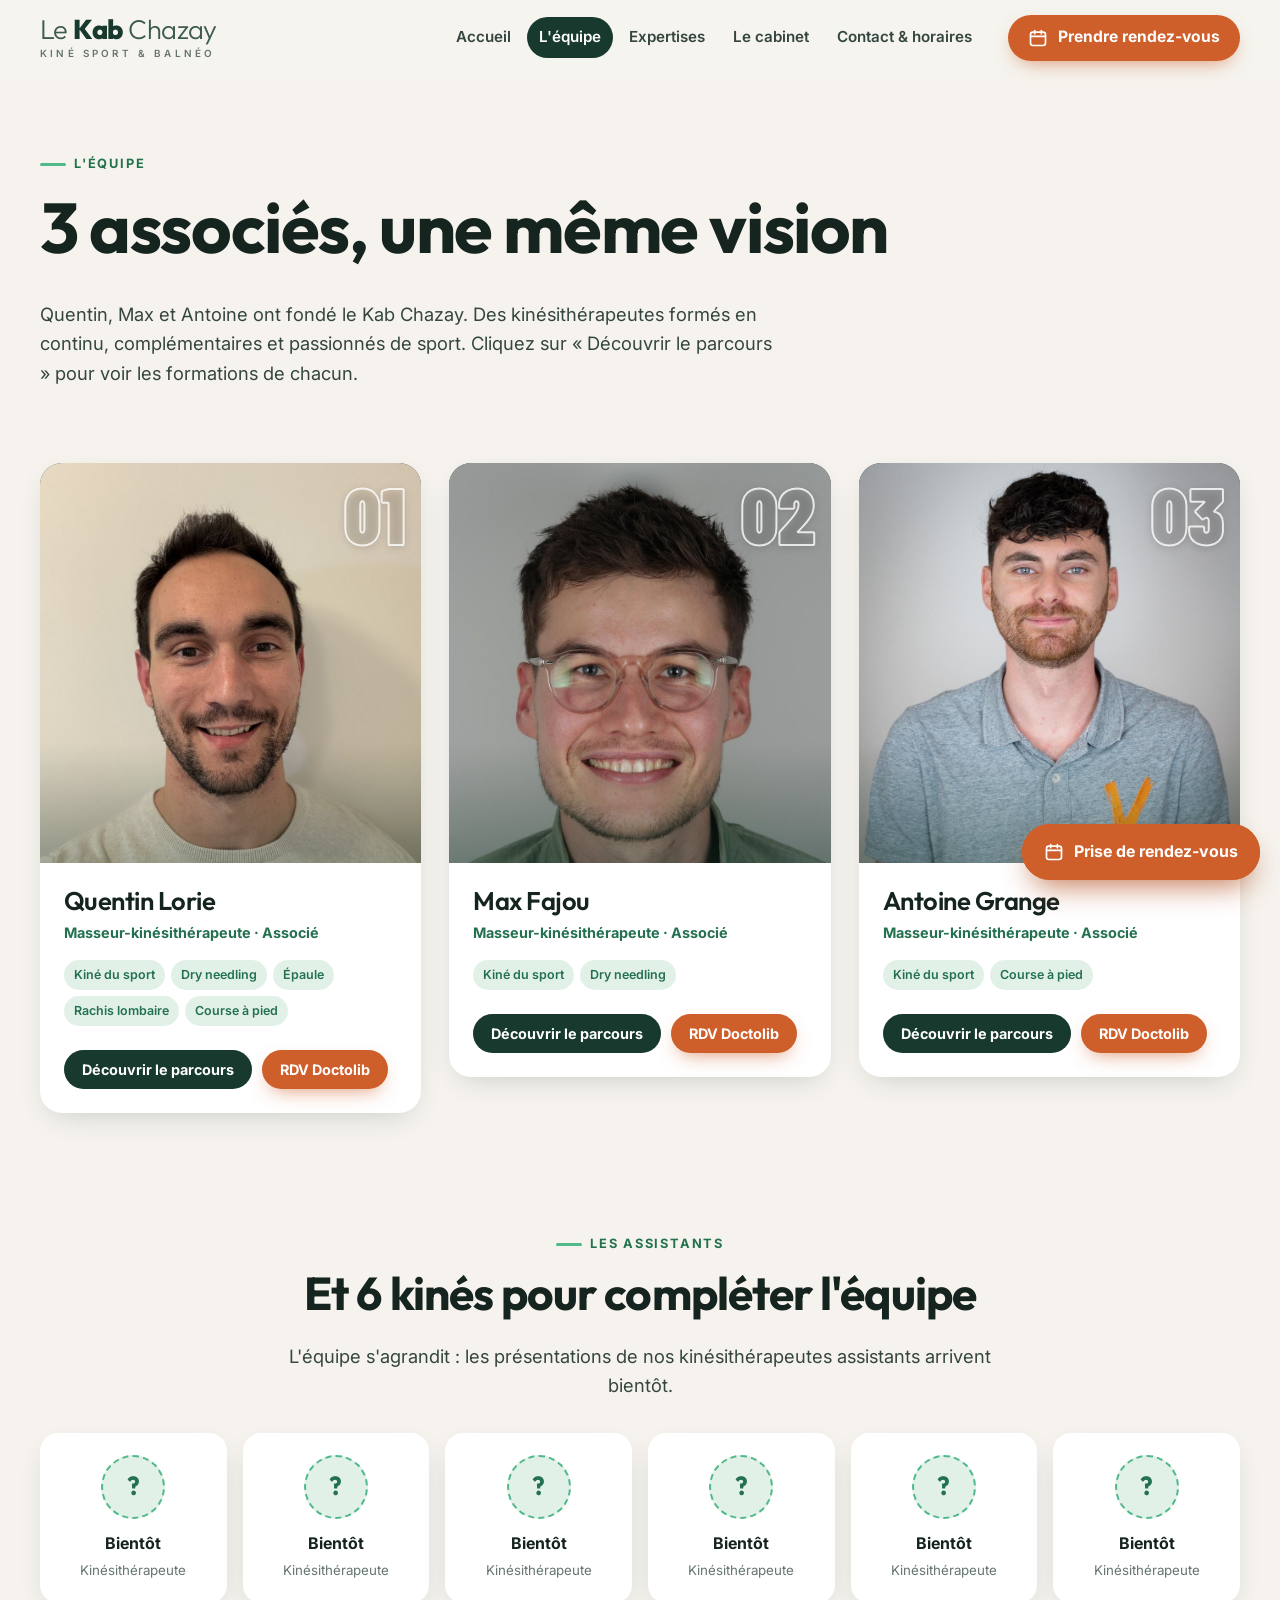
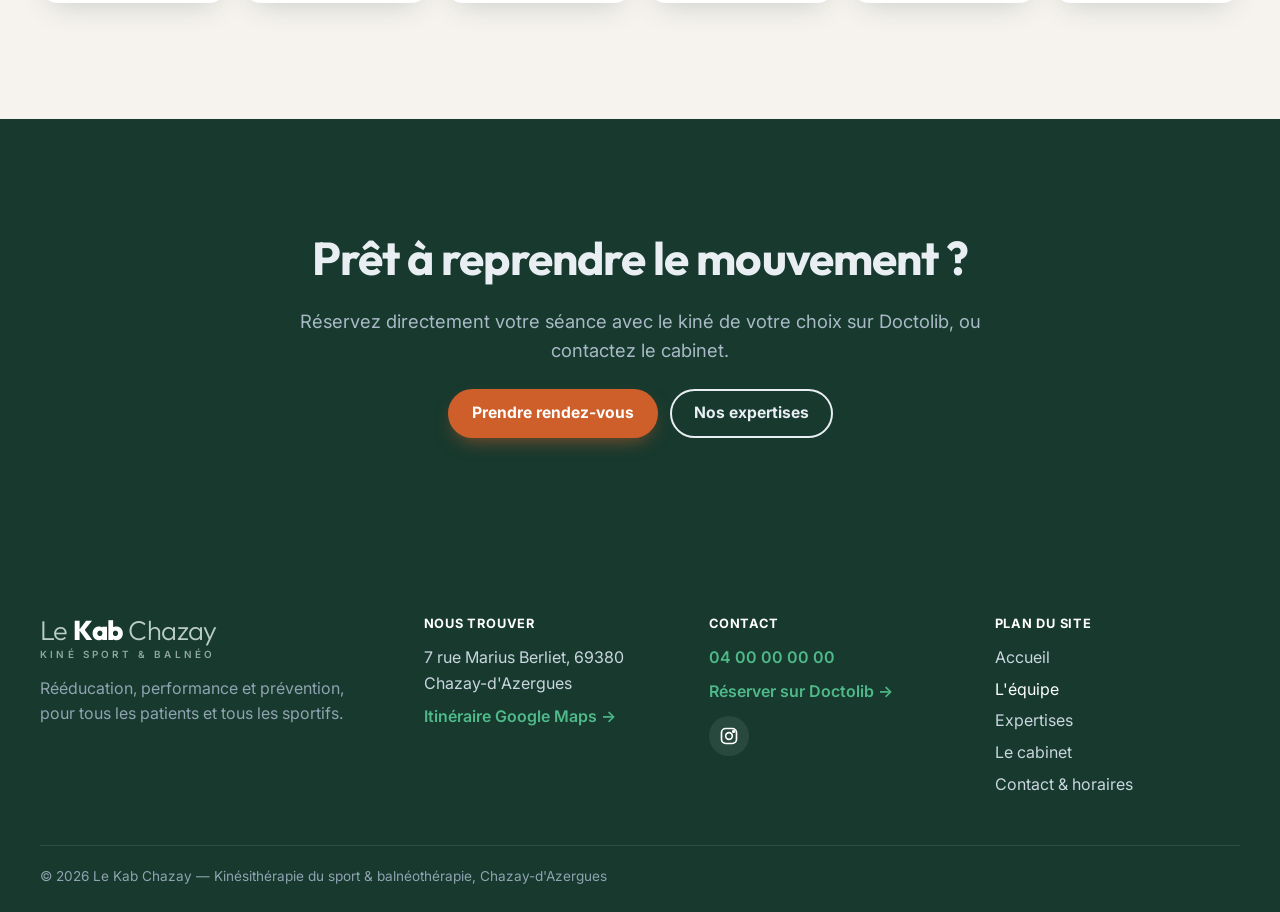
<file: equipe.html>
<!doctype html>
<html lang="fr">
<head>
  <meta charset="utf-8">
  <meta name="viewport" content="width=device-width, initial-scale=1">
  <!-- VERSION DE TEST : retirer la ligne suivante à la mise en ligne officielle -->
  <meta name="robots" content="noindex, nofollow">
  <title>L'équipe — Le Kab Chazay, kiné sport & balnéo</title>
  <meta name="description" content="Découvrez l'équipe de kinésithérapeutes du Kab à Chazay-d'Azergues : parcours, formations et spécialités.">
  <link rel="icon" href="assets/img/logo.svg" type="image/svg+xml">
  <link rel="preconnect" href="https://fonts.googleapis.com">
  <link rel="preconnect" href="https://fonts.gstatic.com" crossorigin>
  <link href="https://fonts.googleapis.com/css2?family=Outfit:wght@300;400;500;600;700;800&family=Inter:wght@400;500;600;700;800&family=Barlow+Condensed:wght@800;900&display=swap" rel="stylesheet">
  <link rel="stylesheet" href="assets/css/style.css">
</head>
<body data-page="equipe">
  <a class="skip" href="#main">Aller au contenu</a>
  <header id="site-header"></header>

  <main id="main">
    <section class="page-hero">
      <div class="container">
        <span class="eyebrow">L'équipe</span>
        <h1>3 associés, une même vision</h1>
        <p class="lead">Quentin, Max et Antoine ont fondé le Kab Chazay. Des kinésithérapeutes formés en continu, complémentaires et passionnés de sport. Cliquez sur « Découvrir le parcours » pour voir les formations de chacun.</p>
      </div>
    </section>

    <!-- ===== Membres =====
         Données dans le tableau TEAM plus bas.
         Vidéo : déposer un fichier court (5-8 s, sans son) dans assets/video/equipe/
         puis renseigner video: "assets/video/equipe/prenom.mp4" — la photo sert d'image d'attente. -->
    <section class="section" style="padding-top:0">
      <div class="container team-grid" id="team"></div>
    </section>

    <!-- ===== Assistants (à compléter quand l'équipe sera connue) ===== -->
    <section class="section" style="padding-top:0">
      <div class="container">
        <div class="center" style="margin-bottom:32px">
          <span class="eyebrow">Les assistants</span>
          <h2>Et 6 kinés pour compléter l'équipe</h2>
          <p class="lead">L'équipe s'agrandit : les présentations de nos kinésithérapeutes assistants arrivent bientôt.</p>
        </div>
        <div class="assist-grid">
          <div class="assist"><span class="assist-av">?</span><strong>Bientôt</strong><small>Kinésithérapeute</small></div>
          <div class="assist"><span class="assist-av">?</span><strong>Bientôt</strong><small>Kinésithérapeute</small></div>
          <div class="assist"><span class="assist-av">?</span><strong>Bientôt</strong><small>Kinésithérapeute</small></div>
          <div class="assist"><span class="assist-av">?</span><strong>Bientôt</strong><small>Kinésithérapeute</small></div>
          <div class="assist"><span class="assist-av">?</span><strong>Bientôt</strong><small>Kinésithérapeute</small></div>
          <div class="assist"><span class="assist-av">?</span><strong>Bientôt</strong><small>Kinésithérapeute</small></div>
        </div>
      </div>
    </section>

    <section class="section dark">
      <div class="container center">
        <h2>Prêt à reprendre le mouvement ?</h2>
        <p class="lead">Réservez directement votre séance avec le kiné de votre choix sur Doctolib, ou contactez le cabinet.</p>
        <div class="btn-row" style="justify-content:center;margin-top:24px">
          <a class="btn btn-rdv" href="contact.html#rdv">Prendre rendez-vous</a>
          <a class="btn btn-ghost" href="expertise.html">Nos expertises</a>
        </div>
      </div>
    </section>
  </main>

  <footer id="site-footer"></footer>

  <script src="assets/js/config.js"></script>
  <script src="assets/js/main.js"></script>
  <script>
  /* ====== Données de l'équipe (EXEMPLES À REMPLACER) ====== */
  var TEAM = [
    {
      name: "Quentin Lorie", role: "Masseur-kinésithérapeute · Associé",
      photo: "assets/img/equipe/quentin-lorie.jpg", video: "", doctolib: "https://www.doctolib.fr/masseur-kinesitherapeute/villeurbanne/quentin-lorie",
      chips: ["Kiné du sport", "Dry needling", "Épaule", "Rachis lombaire", "Course à pied"],
      parcours: [
        ["2026", "Troubles neurologiques en musculo-squelettique", "Bryan Littré"],
        ["2025", "Dry needling", "SSK"],
        ["2024", "Kiné du sport", "KinéSport"],
        ["2024", "CrossFit Level 1", "CrossFit"],
        ["2024", "Colonne lombaire", "McKenzie"],
        ["2023", "Nouveautés dans la prévention des blessures en course à pied", "La Clinique du Coureur"],
        ["2023", "Épaule au top", "Kiné au Top"],
        ["2022", "L'épaule en accès direct", "ITMP"],
        ["2022", "Diplôme d'État de masseur-kinésithérapeute", "Faculté de médecine Lyon Grange Blanche — Lyon"]
      ]
    },
    {
      name: "Max Fajou", role: "Masseur-kinésithérapeute · Associé",
      photo: "assets/img/equipe/max-fajou.jpg", video: "", doctolib: "https://www.doctolib.fr/masseur-kinesitherapeute/villeurbanne/max-fajou",
      chips: ["Kiné du sport", "Dry needling"],
      parcours: [
        ["2024", "Dry needling", "DGSA"],
        ["2023", "Kiné du sport", "KinéSport"],
        ["2020", "Diplôme d'État de masseur-kinésithérapeute", "Universidad Europea de Madrid"]
      ]
    },
    {
      name: "Antoine Grange", role: "Masseur-kinésithérapeute · Associé",
      photo: "assets/img/equipe/antoine-grange.jpg", video: "", doctolib: "https://www.doctolib.fr/masseur-kinesitherapeute/lyon/antoine-grange",
      chips: ["Kiné du sport", "Course à pied"],
      parcours: [
        ["2024", "Kinésithérapie du sport", "Kinésport formation"],
        ["2023", "La clinique du coureur 1.0", "La Clinique du Coureur"],
        ["2022", "Diplôme d'État de masseur-kinésithérapeute", "Institut de Formation en Masso-Kinésithérapie (IFMK) de Lyon"]
      ]
    }
  ];

  (function () {
    var esc = function (s) { var d = document.createElement("div"); d.textContent = s; return d.innerHTML; };
    var SIL = '<svg class="silhouette" viewBox="0 0 200 220" fill="currentColor"><circle cx="100" cy="62" r="42"/><path d="M20 220c0-52 36-86 80-86s80 34 80 86z"/></svg>';
    var html = TEAM.map(function (m, i) {
      var media = m.video ? '<video src="' + m.video + '"' + (m.photo ? ' poster="' + m.photo + '"' : '') + ' muted loop playsinline preload="metadata" aria-label="' + esc(m.name) + '"></video>'
        : m.photo ? '<img src="' + m.photo + '" alt="' + esc(m.name) + '">' : SIL;
      var id = "parcours-" + i;
      return '<article class="member reveal d' + (i % 3) + '">' +
        '<div class="member-media' + (m.photo || m.video ? ' has-photo' : '') + '">' + media +
        '<span class="num">' + String(i + 1).padStart(2, "0") + '</span>' +
        '</div>' +
        '<div class="member-body"><h3>' + esc(m.name) + '</h3><div class="member-role">' + esc(m.role) + '</div>' +
        '<div class="chips">' + m.chips.map(function (c) { return '<span class="chip">' + esc(c) + "</span>"; }).join("") + "</div>" +
        '<div class="member-actions"><button class="btn btn-sm toggle-parcours" aria-expanded="false" aria-controls="' + id + '">Découvrir le parcours</button>' +
        '<a class="btn btn-sm btn-rdv" target="_blank" rel="noopener" href="' + (m.doctolib || window.KAB.doctolib) + '">RDV Doctolib</a></div></div>' +
        '<div class="parcours" id="' + id + '"><div><ol class="timeline">' +
        m.parcours.map(function (p) { return '<li>' + (p[0] ? '<div class="yr">' + esc(p[0]) + '</div>' : '') + '<div class="t">' + esc(p[1]) + '</div><div class="s">' + esc(p[2]) + "</div></li>"; }).join("") +
        "</ol></div></div></article>";
    }).join("");
    var grid = document.getElementById("team");
    grid.innerHTML = html;
    grid.querySelectorAll(".member").forEach(function (el) {
      requestAnimationFrame(function () { el.classList.add("in"); });
      var b = el.querySelector(".toggle-parcours");
      b.addEventListener("click", function () {
        var open = el.classList.toggle("open");
        b.setAttribute("aria-expanded", open);
        b.textContent = open ? "Masquer le parcours" : "Découvrir le parcours";
      });
    });

    // Vidéos : lecture quand la carte est visible (et pas si l'utilisateur limite les animations)
    var vids = grid.querySelectorAll("video");
    var still = window.matchMedia("(prefers-reduced-motion: reduce)").matches;
    if (vids.length && !still && "IntersectionObserver" in window) {
      var vo = new IntersectionObserver(function (entries) {
        entries.forEach(function (e) {
          if (e.isIntersecting) { var p = e.target.play(); if (p && p.catch) p.catch(function () {}); }
          else e.target.pause();
        });
      }, { threshold: .4 });
      vids.forEach(function (v) { vo.observe(v); });
    }
  })();
  </script>
</body>
</html>
</file>
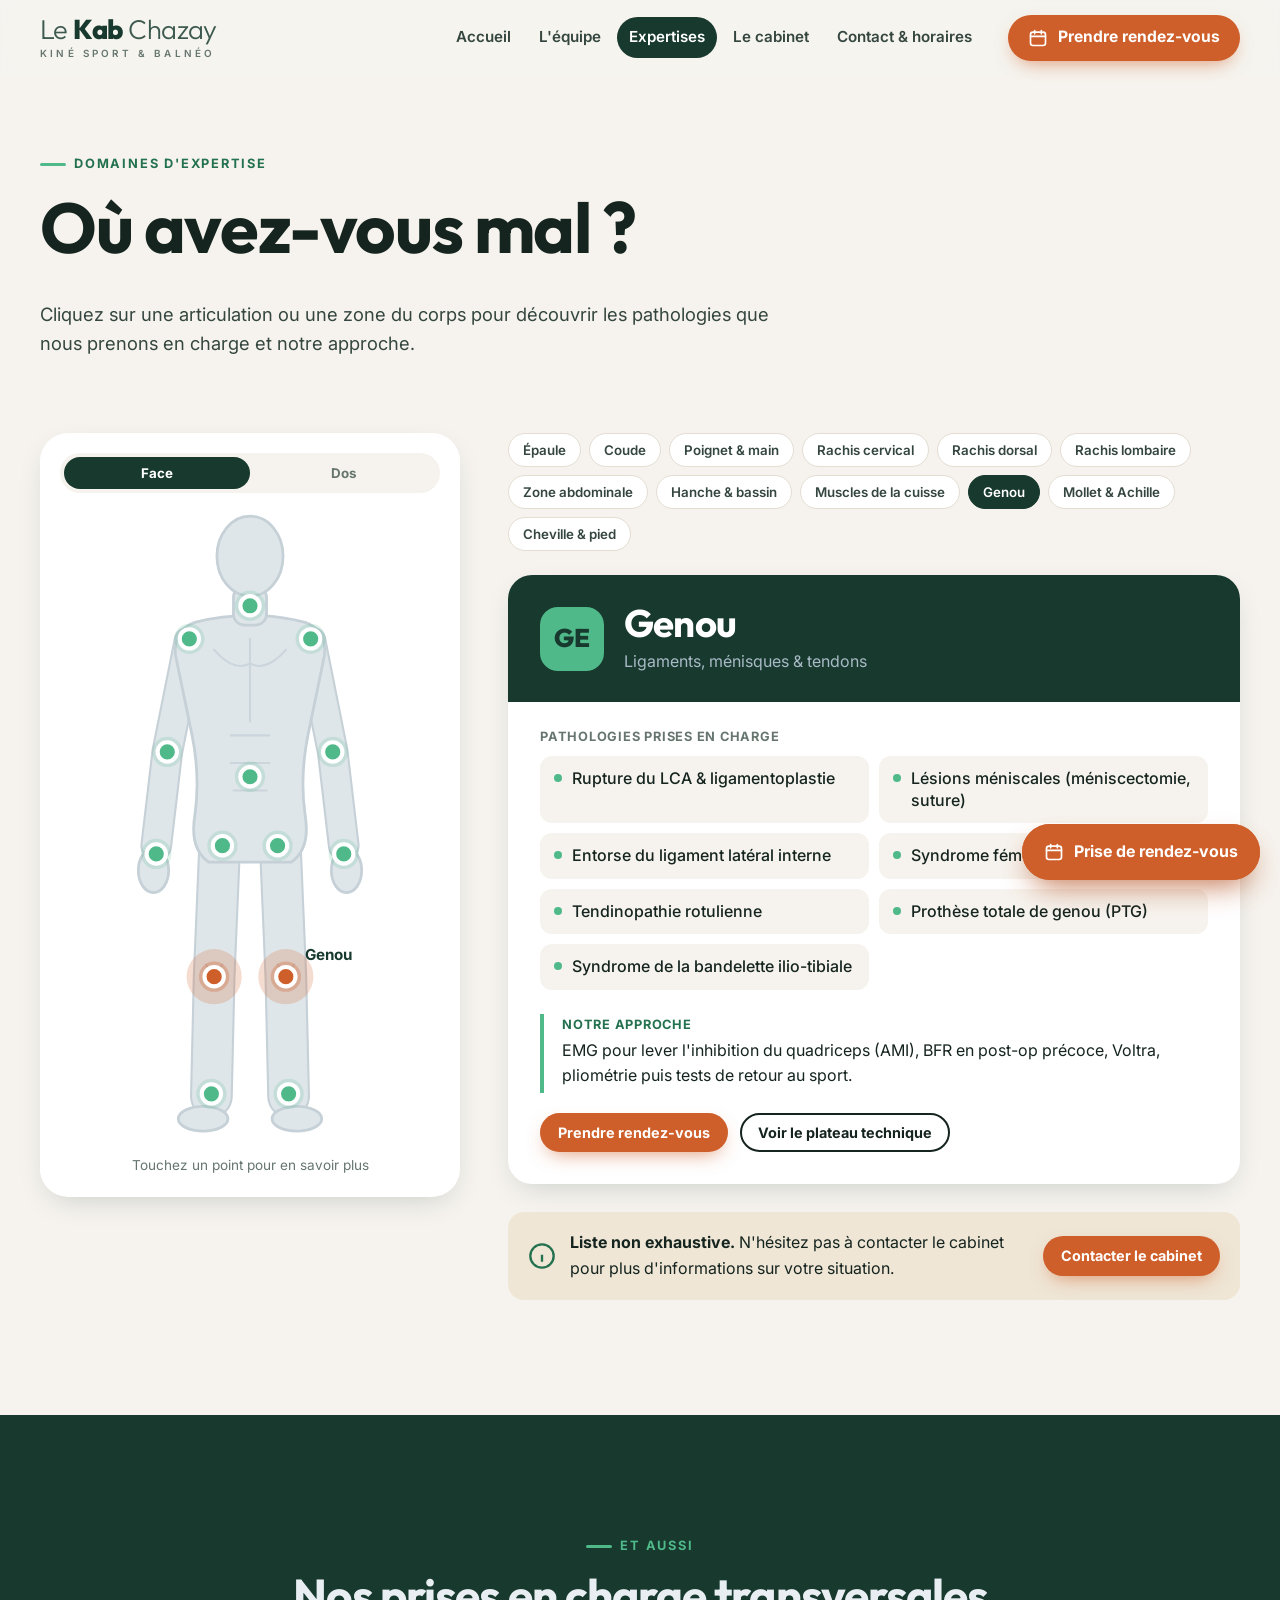
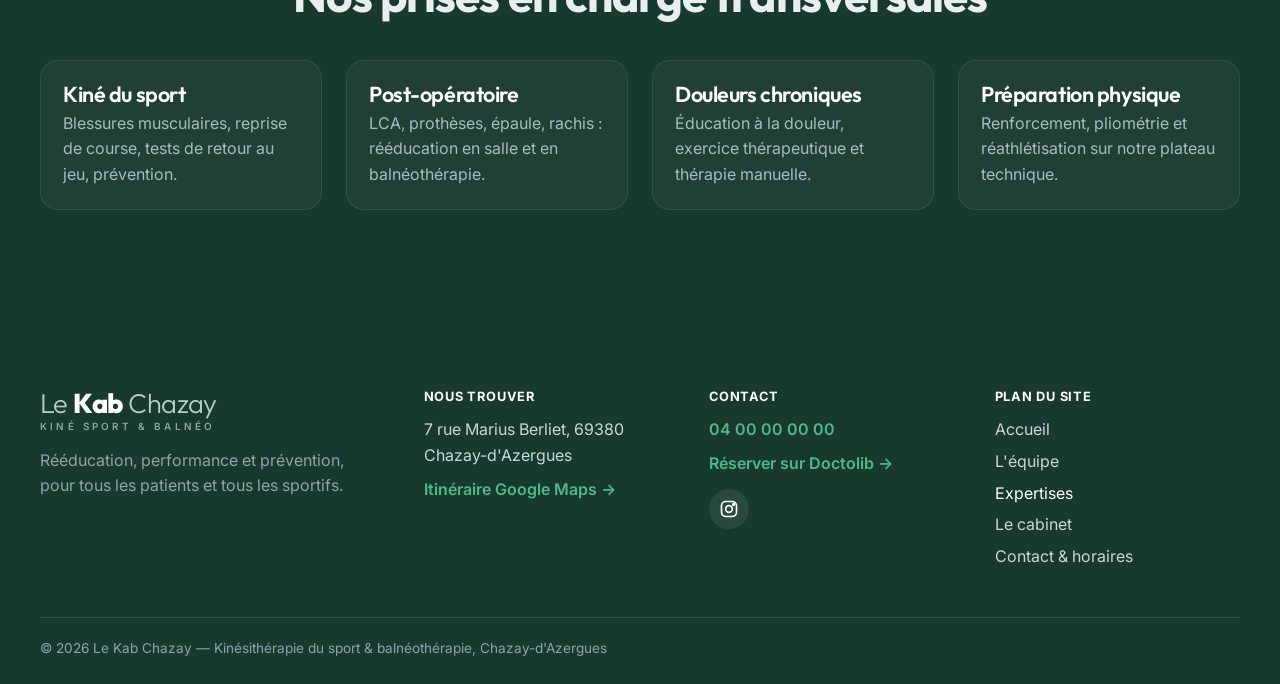
<file: expertise.html>
<!doctype html>
<html lang="fr">
<head>
  <meta charset="utf-8">
  <meta name="viewport" content="width=device-width, initial-scale=1">
  <!-- VERSION DE TEST : retirer la ligne suivante à la mise en ligne officielle -->
  <meta name="robots" content="noindex, nofollow">
  <title>Domaines d'expertise — Le Kab Chazay, kiné sport & balnéo</title>
  <meta name="description" content="Épaule, genou, cheville, dos, hanche… Découvrez les pathologies prises en charge au cabinet Le Kab Chazay à Chazay-d'Azergues.">
  <link rel="icon" href="assets/img/logo.svg" type="image/svg+xml">
  <link rel="preconnect" href="https://fonts.googleapis.com">
  <link rel="preconnect" href="https://fonts.gstatic.com" crossorigin>
  <link href="https://fonts.googleapis.com/css2?family=Outfit:wght@300;400;500;600;700;800&family=Inter:wght@400;500;600;700;800&family=Barlow+Condensed:wght@800;900&display=swap" rel="stylesheet">
  <link rel="stylesheet" href="assets/css/style.css">
</head>
<body data-page="expertise">
  <a class="skip" href="#main">Aller au contenu</a>
  <header id="site-header"></header>

  <main id="main">
    <section class="page-hero">
      <div class="container">
        <span class="eyebrow">Domaines d'expertise</span>
        <h1>Où avez-vous mal&nbsp;?</h1>
        <p class="lead">Cliquez sur une articulation ou une zone du corps pour découvrir les pathologies que nous prenons en charge et notre approche.</p>
      </div>
    </section>

    <section class="section" style="padding-top:0">
      <div class="container body-explorer">
        <div class="body-stage">
          <div class="view-switch" role="group" aria-label="Vue du corps">
            <button type="button" data-view="front" aria-pressed="true">Face</button>
            <button type="button" data-view="back" aria-pressed="false">Dos</button>
          </div>
          <svg class="body-svg" id="body-svg" viewBox="0 0 220 470" role="img" aria-label="Silhouette interactive : choisissez une zone du corps">
            <g id="body-shape">
              <!-- jambes -->
              <path class="limb-o" d="M88 250 L84 345 L82 432" stroke-width="31"/>
              <path class="limb-o" d="M132 250 L136 345 L138 432" stroke-width="31"/>
              <path class="limb" d="M88 250 L84 345 L82 432" stroke-width="28"/>
              <path class="limb" d="M132 250 L136 345 L138 432" stroke-width="28"/>
              <ellipse class="skin" cx="76" cy="448" rx="18" ry="9"/>
              <ellipse class="skin" cx="144" cy="448" rx="18" ry="9"/>
              <!-- bras -->
              <path class="limb-o" d="M66 102 L50 182 L42 250" stroke-width="23"/>
              <path class="limb-o" d="M154 102 L170 182 L178 250" stroke-width="23"/>
              <path class="limb" d="M66 102 L50 182 L42 250" stroke-width="20"/>
              <path class="limb" d="M154 102 L170 182 L178 250" stroke-width="20"/>
              <ellipse class="skin" cx="40" cy="268" rx="11" ry="16"/>
              <ellipse class="skin" cx="180" cy="268" rx="11" ry="16"/>
              <!-- tronc -->
              <path class="skin" d="M70 88 Q110 78 150 88 Q166 94 164 112 L152 170 Q146 200 150 228 Q154 252 140 262 L80 262 Q66 252 70 228 Q74 200 68 170 L56 112 Q54 94 70 88z"/>
              <!-- cou + tête -->
              <rect class="skin" x="98" y="62" width="24" height="28" rx="8"/>
              <ellipse class="skin" cx="110" cy="40" rx="24" ry="29"/>
              <!-- détails anatomiques (face) -->
              <g class="muscle front-only">
                <path d="M110 100 V160"/><path d="M84 108 Q98 124 110 118 Q122 124 136 108"/>
                <path d="M96 170 H124 M96 190 H124 M98 210 H122"/>
                <path d="M78 336 Q84 348 90 336"/><path d="M130 336 Q136 348 142 336"/>
              </g>
              <!-- détails anatomiques (dos) -->
              <g class="muscle back-only" style="display:none">
                <path d="M110 92 V250" stroke-dasharray="3 5"/>
                <path d="M80 110 Q90 140 104 130 M140 110 Q130 140 116 130"/>
                <path d="M86 236 Q110 256 134 236"/>
              </g>
            </g>
            <g id="zones"></g>
          </svg>
          <p class="muted center" style="font-size:.85rem;margin:6px 0 0">Touchez un point pour en savoir plus</p>
        </div>

        <div>
          <div class="zone-pills" id="zone-pills" role="group" aria-label="Zones du corps"></div>
          <div class="zone-panel" aria-live="polite">
            <div class="zone-panel-head">
              <div class="zi" id="zp-ic">K</div>
              <div><h2 id="zp-title"></h2><p id="zp-sub"></p></div>
            </div>
            <div class="zone-panel-body" id="zp-body"></div>
          </div>
          <div class="disclaimer">
            <svg class="ic" viewBox="0 0 24 24" fill="none" stroke="currentColor" stroke-width="2" style="width:28px;height:28px;color:var(--kab-dark)"><circle cx="12" cy="12" r="10"/><path d="M12 8h.01M11 12h1v4h1"/></svg>
            <p><strong>Liste non exhaustive.</strong> N'hésitez pas à contacter le cabinet pour plus d'informations sur votre situation.</p>
            <a class="btn btn-sm btn-rdv" href="contact.html#rdv">Contacter le cabinet</a>
          </div>
        </div>
      </div>
    </section>

    <section class="section dark">
      <div class="container">
        <div class="center" style="margin-bottom:40px">
          <span class="eyebrow">Et aussi</span>
          <h2>Nos prises en charge transversales</h2>
        </div>
        <div class="grid grid-4">
          <div class="philo-item" style="display:block"><h3>Kiné du sport</h3><p>Blessures musculaires, reprise de course, tests de retour au jeu, prévention.</p></div>
          <div class="philo-item" style="display:block"><h3>Post-opératoire</h3><p>LCA, prothèses, épaule, rachis : rééducation en salle et en balnéothérapie.</p></div>
          <div class="philo-item" style="display:block"><h3>Douleurs chroniques</h3><p>Éducation à la douleur, exercice thérapeutique et thérapie manuelle.</p></div>
          <div class="philo-item" style="display:block"><h3>Préparation physique</h3><p>Renforcement, pliométrie et réathlétisation sur notre plateau technique.</p></div>
        </div>
      </div>
    </section>
  </main>

  <footer id="site-footer"></footer>

  <script src="assets/js/config.js"></script>
  <script src="assets/js/main.js"></script>
  <script src="assets/js/expertise.js"></script>
</body>
</html>
</file>
<file: assets/css/style.css>
/* =========================================================
   Le Kab — feuille de style
   ========================================================= */
:root {
  --ink: #15241f;
  --ink-2: #34463f;
  --muted: #66766f;
  --bg: #f6f3ee;
  --surface: #ffffff;
  --line: #e3ddd2;
  --navy: #17392e;     /* vert forêt (logo) */
  --navy-2: #1f4a3c;
  --kab: #4fb98a;      /* vert d'accent */
  --kab-dark: #23714f;
  --kab-soft: #e2f1e8;
  --hot: #cf5f2a;      /* terracotta (façade) — bouton RDV */
  --hot-dark: #b14c1c;
  --sand: #efe6d6;
  --logo-ink: #17392e;
  --radius: 18px;
  --radius-sm: 10px;
  --shadow: 0 10px 30px -12px rgba(23, 57, 46, .25);
  --shadow-lg: 0 30px 60px -20px rgba(23, 57, 46, .35);
  --header-h: 76px;
  --font: "Inter", system-ui, -apple-system, "Segoe UI", Roboto, sans-serif;
  --font-display: "Outfit", "Inter", system-ui, sans-serif;
  --font-sport: "Barlow Condensed", "Arial Narrow", Impact, sans-serif;
}

*, *::before, *::after { box-sizing: border-box; }
html { scroll-behavior: smooth; -webkit-text-size-adjust: 100%; }
html.no-scroll { overflow: hidden; }
body {
  margin: 0; font-family: var(--font); color: var(--ink); background: var(--bg);
  font-size: 16px; line-height: 1.6; -webkit-font-smoothing: antialiased;
}
img, svg, video { max-width: 100%; display: block; }
a { color: inherit; }
h1, h2, h3, h4 { font-family: var(--font-display); line-height: 1.08; margin: 0 0 .5em; letter-spacing: -.02em; }
h1 { font-size: clamp(2.5rem, 5.6vw, 4.4rem); font-weight: 700; }
h2 { font-size: clamp(1.9rem, 3.6vw, 2.9rem); font-weight: 700; }
h3 { font-size: 1.35rem; font-weight: 600; }
h4 { font-size: 1.05rem; font-weight: 700; text-transform: uppercase; letter-spacing: .06em; }
p { margin: 0 0 1em; }
.muted { color: var(--muted); }
.container { width: min(1200px, 100% - 32px); margin-inline: auto; }
.section { padding: clamp(64px, 9vw, 120px) 0; }
.section-tight { padding: 56px 0; }
.eyebrow {
  display: inline-flex; align-items: center; gap: 8px; font-weight: 700; font-size: .8rem;
  text-transform: uppercase; letter-spacing: .14em; color: var(--kab-dark); margin-bottom: 14px;
}
.eyebrow::before { content: ""; width: 26px; height: 3px; background: var(--kab); border-radius: 2px; }
.lead { font-size: 1.15rem; color: var(--ink-2); max-width: 62ch; }
.center { text-align: center; }
.center .lead { margin-inline: auto; }
.dark { background: var(--navy); color: #e8eef2; }
.dark .muted, .dark .lead { color: #a9bac6; }
.dark .eyebrow { color: var(--kab); }
.ic { width: 20px; height: 20px; flex: none; }
.skip { position: absolute; left: -999px; }
.skip:focus { left: 12px; top: 12px; z-index: 999; background: #fff; padding: 8px 12px; border-radius: 8px; }
:focus-visible { outline: 3px solid var(--kab); outline-offset: 3px; }

/* ---------- Boutons ---------- */
.btn {
  display: inline-flex; align-items: center; gap: 10px; padding: 13px 22px; border-radius: 999px;
  font-weight: 700; text-decoration: none; border: 2px solid transparent; cursor: pointer;
  font-size: .98rem; transition: transform .15s ease, background .2s, box-shadow .2s, color .2s;
  font-family: inherit; line-height: 1.2;
}
.btn:hover { transform: translateY(-2px); }
.btn-rdv { background: var(--hot); color: #fff; box-shadow: 0 8px 20px -8px rgba(207, 95, 42, .7); }
.btn-rdv:hover { background: var(--hot-dark); }
.btn-kab { background: var(--navy); color: #fff; }
.btn-kab:hover { background: var(--navy-2); }
.dark .btn-kab { background: var(--kab); color: #0b2219; }
.btn-ghost { border-color: currentColor; background: transparent; }
.btn-light { background: #fff; color: var(--navy); }
.btn-sm { padding: 9px 16px; font-size: .9rem; }
.btn-row { display: flex; flex-wrap: wrap; gap: 12px; }
.link { color: var(--kab-dark); font-weight: 600; text-decoration: none; }
.link:hover { text-decoration: underline; }
.dark .link { color: var(--kab); }

/* ---------- Header ---------- */
.site-header {
  position: sticky; top: 0; z-index: 50; height: var(--header-h);
  background: rgba(245, 244, 239, .86); backdrop-filter: saturate(1.4) blur(12px);
  -webkit-backdrop-filter: saturate(1.4) blur(12px); border-bottom: 1px solid transparent; transition: border-color .2s, background .2s;
}
.site-header.scrolled { border-color: var(--line); background: rgba(245, 244, 239, .95); }
.header-inner { height: 100%; display: flex; align-items: center; gap: 24px; }
.brand { display: flex; align-items: center; gap: 12px; text-decoration: none; color: var(--navy); }
.logo { display: flex; flex-direction: column; line-height: 1; }
.logo-word { font-family: var(--font-display); font-size: 1.7rem; font-weight: 300; color: #3d5a50; letter-spacing: -.02em; white-space: nowrap; }
.logo-word b { font-weight: 800; color: var(--navy); }
.logo-tag { font-size: .62rem; letter-spacing: .32em; text-transform: uppercase; color: var(--muted); margin-top: 5px; font-weight: 600; }
.logo-light .logo-word { color: #b9cdc4; }
.logo-light .logo-word b { color: #fff; }
.logo-light .logo-tag { color: #8fa79c; }
.photo-note { font-size: .75rem; letter-spacing: .14em; text-transform: uppercase; color: var(--muted); }
.brand-text { display: flex; flex-direction: column; line-height: 1.05; }
.brand-text strong { font-family: var(--font-display); font-size: 1.7rem; font-weight: 800; text-transform: uppercase; letter-spacing: .02em; }
.brand-text small { font-size: .72rem; color: var(--muted); font-weight: 500; letter-spacing: .02em; }
.main-nav { display: flex; gap: 4px; margin-left: auto; }
.main-nav a {
  text-decoration: none; font-weight: 600; font-size: .95rem; padding: 8px 12px; border-radius: 999px; color: var(--ink-2);
  transition: background .2s, color .2s;
}
.main-nav a:hover { background: rgba(13, 36, 51, .06); color: var(--ink); }
.main-nav a[aria-current="page"] { background: var(--navy); color: #fff; }
.header-rdv { padding: 11px 18px; }
.burger { display: none; margin-left: auto; width: 44px; height: 44px; border: 0; background: var(--navy); border-radius: 12px; cursor: pointer; padding: 12px 11px; flex-direction: column; justify-content: space-between; }
.burger span { display: block; height: 2px; background: #fff; border-radius: 2px; transition: transform .2s, opacity .2s; }
.nav-open .burger span:nth-child(1) { transform: translateY(8px) rotate(45deg); }
.nav-open .burger span:nth-child(2) { opacity: 0; }
.nav-open .burger span:nth-child(3) { transform: translateY(-8px) rotate(-45deg); }

@media (max-width: 1080px) {
  .header-rdv span { display: none; }
  .header-rdv { padding: 11px; }
}
@media (max-width: 900px) {
  .burger { display: flex; }
  .header-rdv { display: none; }
  .main-nav {
    position: fixed; inset: var(--header-h) 0 auto 0; flex-direction: column; gap: 0; background: var(--bg);
    padding: 12px 16px 24px; border-bottom: 1px solid var(--line); box-shadow: var(--shadow);
    transform: translateY(-12px); opacity: 0; pointer-events: none; transition: transform .2s, opacity .2s;
  }
  .nav-open .main-nav { transform: none; opacity: 1; pointer-events: auto; }
  .main-nav a { padding: 14px 12px; font-size: 1.05rem; border-radius: 10px; }
  .logo-word { font-size: 1.45rem; }
}

/* ---------- Bouton RDV flottant ---------- */
.rdv-fab {
  position: fixed; right: 20px; bottom: 20px; z-index: 60; display: inline-flex; align-items: center; gap: 10px;
  background: var(--hot); color: #fff; text-decoration: none; font-weight: 700; padding: 15px 22px; border-radius: 999px;
  box-shadow: 0 14px 30px -10px rgba(177, 76, 28, .8); transition: transform .2s, background .2s;
  animation: fab-in .5s .4s both cubic-bezier(.2, 1.4, .4, 1);
}
.rdv-fab:hover { background: var(--hot-dark); transform: translateY(-3px); }
.rdv-fab::after {
  content: ""; position: absolute; inset: 0; border-radius: inherit; border: 2px solid var(--hot);
  animation: pulse 2.4s infinite; pointer-events: none;
}
@keyframes pulse { 0% { transform: scale(1); opacity: .8; } 70%, 100% { transform: scale(1.25, 1.5); opacity: 0; } }
@keyframes fab-in { from { transform: translateY(80px); opacity: 0; } }
@media (max-width: 600px) {
  .rdv-fab { left: 16px; right: 16px; bottom: 12px; justify-content: center; }
  body { padding-bottom: 72px; }
}

/* ---------- Footer ---------- */
.site-footer { background: var(--navy); color: #c9d6de; padding: 64px 0 24px; }
.site-footer .brand { color: #fff; }
.site-footer .brand-text small { color: #8fa3b0; display: block; }
.site-footer h4 { color: #fff; font-family: var(--font); font-size: .8rem; margin-bottom: 14px; }
.site-footer p { margin: 0 0 8px; }
.site-footer .link { color: var(--kab); }
.footer-grid { display: grid; grid-template-columns: 1.4fr 1fr 1fr 1fr; gap: 40px; }
.footer-grid .muted { color: #8fa3b0; margin-top: 16px; max-width: 32ch; }
.footer-nav { display: flex; flex-direction: column; gap: 6px; }
.footer-nav a { text-decoration: none; color: #c9d6de; }
.footer-nav a:hover, .footer-nav a[aria-current] { color: #fff; }
.socials { display: flex; gap: 10px; margin-top: 12px; }
.socials a { width: 40px; height: 40px; border-radius: 50%; display: grid; place-items: center; background: rgba(255,255,255,.08); color: #fff; transition: background .2s; }
.socials a:hover { background: var(--kab); color: var(--navy); }
.footer-bottom { border-top: 1px solid rgba(255,255,255,.1); margin-top: 48px; padding-top: 20px; font-size: .85rem; color: #8fa3b0; }
@media (max-width: 900px) { .footer-grid { grid-template-columns: 1fr 1fr; } }
@media (max-width: 560px) { .footer-grid { grid-template-columns: 1fr; } }

/* ---------- Révélation ---------- */
.reveal { opacity: 0; transform: translateY(24px); transition: opacity .7s ease, transform .7s ease; }
.reveal.in { opacity: 1; transform: none; }
.reveal.d1 { transition-delay: .08s; } .reveal.d2 { transition-delay: .16s; } .reveal.d3 { transition-delay: .24s; } .reveal.d4 { transition-delay: .32s; }
@media (prefers-reduced-motion: reduce) {
  .reveal { opacity: 1; transform: none; transition: none; }
  *, *::before, *::after { animation-duration: .01ms !important; animation-iteration-count: 1 !important; }
  html { scroll-behavior: auto; }
}

/* ---------- En-tête de page ---------- */
.page-hero { padding: 72px 0 56px; position: relative; overflow: hidden; }
.page-hero .lead { margin-top: 8px; }
.page-hero.dark { padding-bottom: 72px; }

/* ---------- Cartes ---------- */
.card { background: var(--surface); border-radius: var(--radius); box-shadow: var(--shadow); padding: 28px; }
.grid { display: grid; gap: 24px; }
.grid-2 { grid-template-columns: repeat(2, 1fr); }
.grid-3 { grid-template-columns: repeat(3, 1fr); }
.grid-4 { grid-template-columns: repeat(4, 1fr); }
@media (max-width: 960px) { .grid-3, .grid-4 { grid-template-columns: repeat(2, 1fr); } }
@media (max-width: 640px) { .grid-2, .grid-3, .grid-4 { grid-template-columns: 1fr; } }

/* =========================================================
   ACCUEIL
   ========================================================= */
.hero { position: relative; overflow: hidden; padding: 48px 0 96px; }
.hero-grid { display: grid; grid-template-columns: 1.1fr .9fr; gap: 48px; align-items: center; }
.hero h1 span { color: var(--kab); }
.hero h1 .outline { color: var(--hot); }
.hero .lead { margin: 20px 0 32px; }
.hero-badges { display: flex; flex-wrap: wrap; gap: 10px; margin-top: 32px; }
.badge { display: inline-flex; align-items: center; gap: 8px; background: var(--surface); border: 1px solid var(--line); padding: 8px 14px; border-radius: 999px; font-size: .88rem; font-weight: 600; }
.badge i { width: 8px; height: 8px; border-radius: 50%; background: var(--kab); }
.hero-visual { position: relative; aspect-ratio: 4 / 5; border-radius: 28px; overflow: hidden; background: var(--navy); box-shadow: var(--shadow-lg); }
.hero-visual svg { width: 100%; height: 100%; }
.hero-visual .hv-tag {
  position: absolute; left: 20px; bottom: 20px; right: 20px; background: rgba(255,255,255,.95); border-radius: 14px; padding: 14px 18px;
  display: flex; align-items: center; gap: 14px; font-size: .92rem;
}
.hero-visual .hv-tag strong { display: block; font-family: var(--font-display); font-size: 1.2rem; }
.hv-dot { width: 12px; height: 12px; border-radius: 50%; background: var(--kab); box-shadow: 0 0 0 6px var(--kab-soft); flex: none; }
@media (max-width: 900px) { .hero-grid { grid-template-columns: 1fr; } .hero-visual { aspect-ratio: 16 / 11; } }

.philo { display: grid; grid-template-columns: .9fr 1.1fr; gap: 64px; align-items: start; }
.philo-list { display: grid; gap: 18px; }
.philo-item { display: grid; grid-template-columns: 56px 1fr; gap: 18px; align-items: start; padding: 22px; border-radius: var(--radius); background: rgba(255,255,255,.04); border: 1px solid rgba(255,255,255,.08); }
.philo-item b { font-family: var(--font-sport); font-size: 2.4rem; color: var(--kab); line-height: 1; }
.philo-item h3 { margin-bottom: 4px; color: #fff; }
.philo-item p { margin: 0; color: #a9bac6; }
@media (max-width: 900px) { .philo { grid-template-columns: 1fr; gap: 32px; } }

.tiles { display: grid; grid-template-columns: repeat(4, 1fr); gap: 20px; }
.tile {
  position: relative; display: flex; flex-direction: column; min-height: 300px; padding: 26px; border-radius: var(--radius);
  background: var(--surface); text-decoration: none; overflow: hidden; box-shadow: var(--shadow);
  transition: transform .25s, box-shadow .25s;
}
.tile:hover { transform: translateY(-6px); box-shadow: var(--shadow-lg); }
.tile .tile-ic { width: 64px; height: 64px; border-radius: 18px; display: grid; place-items: center; background: var(--kab-soft); color: var(--kab-dark); margin-bottom: auto; transition: background .25s, color .25s; }
.tile .tile-ic svg { width: 34px; height: 34px; }
.tile:hover .tile-ic { background: var(--kab); color: var(--navy); }
.tile h3 { margin: 18px 0 6px; }
.tile p { color: var(--muted); margin: 0 0 18px; font-size: .95rem; }
.tile .go { font-weight: 700; color: var(--kab-dark); display: inline-flex; gap: 6px; align-items: center; }
.tile .go::after { content: "→"; transition: transform .2s; }
.tile:hover .go::after { transform: translateX(4px); }
.tile.feature { grid-column: span 2; background: var(--navy); color: #fff; }
.tile.feature p { color: #a9bac6; }
.tile.feature .tile-ic { background: rgba(21,181,138,.15); color: var(--kab); }
.tile.feature .go { color: var(--kab); }
@media (max-width: 960px) { .tiles { grid-template-columns: repeat(2, 1fr); } }
@media (max-width: 560px) { .tiles { grid-template-columns: 1fr; } .tile.feature { grid-column: auto; } }

.location { display: grid; grid-template-columns: .85fr 1.15fr; gap: 40px; align-items: stretch; }
.map-frame { border-radius: var(--radius); overflow: hidden; min-height: 380px; box-shadow: var(--shadow); background: var(--sand); }
.map-frame iframe { width: 100%; height: 100%; min-height: 380px; border: 0; display: block; }
.info-list { list-style: none; padding: 0; margin: 24px 0 32px; display: grid; gap: 16px; }
.info-list li { display: grid; grid-template-columns: 44px 1fr; gap: 14px; align-items: start; }
.info-list .ii { width: 44px; height: 44px; border-radius: 12px; background: var(--kab-soft); color: var(--kab-dark); display: grid; place-items: center; }
.info-list strong { display: block; }
@media (max-width: 900px) { .location { grid-template-columns: 1fr; } }

/* Avis */
.reviews { overflow: hidden; padding: 8px 0 24px; mask-image: linear-gradient(90deg, transparent, #000 8%, #000 92%, transparent); -webkit-mask-image: linear-gradient(90deg, transparent, #000 8%, #000 92%, transparent); }
.reviews-track { display: flex; gap: 20px; width: max-content; animation: marquee 60s linear infinite; }
.reviews:hover .reviews-track { animation-play-state: paused; }
.reviews-track.reverse { animation-direction: reverse; margin-top: 20px; animation-duration: 70s; }
@keyframes marquee { to { transform: translateX(-50%); } }
.review { width: 340px; flex: none; background: var(--surface); border-radius: var(--radius); padding: 22px; box-shadow: var(--shadow); }
.review header { display: flex; align-items: center; gap: 12px; margin-bottom: 10px; }
.review .av { width: 40px; height: 40px; border-radius: 50%; display: grid; place-items: center; font-weight: 700; color: #fff; }
.review .who { font-weight: 700; line-height: 1.2; }
.review .when { font-size: .8rem; color: var(--muted); }
.review .g { margin-left: auto; width: 22px; height: 22px; }
.stars { color: #fbbc04; letter-spacing: 2px; font-size: 1rem; }
.review p { margin: 6px 0 0; color: var(--ink-2); font-size: .95rem; }
.reviews-head { display: flex; align-items: end; justify-content: space-between; gap: 24px; flex-wrap: wrap; margin-bottom: 32px; }
.rating-box { display: flex; align-items: center; gap: 14px; background: var(--surface); padding: 14px 20px; border-radius: 16px; box-shadow: var(--shadow); }
.rating-box b { font-family: var(--font-display); font-size: 2.4rem; line-height: 1; font-weight: 700; }
.placeholder-note { font-size: .8rem; color: var(--muted); font-style: italic; }

/* =========================================================
   ÉQUIPE
   ========================================================= */
.team-grid { display: grid; grid-template-columns: repeat(3, 1fr); gap: 28px; }
@media (max-width: 960px) { .team-grid { grid-template-columns: repeat(2, 1fr); } }
@media (max-width: 620px) { .team-grid { grid-template-columns: 1fr; } }
.member { background: var(--surface); border-radius: 22px; overflow: hidden; box-shadow: var(--shadow); display: flex; flex-direction: column; }
.member-media { position: relative; aspect-ratio: 4 / 4.2; background: linear-gradient(160deg, #2c5a49, var(--navy)); overflow: hidden; }
.member-media video, .member-media img { width: 100%; height: 100%; object-fit: cover; }
.member-media .silhouette { position: absolute; inset: auto 0 0 0; height: 88%; margin-inline: auto; color: rgba(255,255,255,.12); }
.member-media .num {
  position: absolute; right: 16px; top: 10px; font-family: var(--font-sport); font-weight: 900; font-size: 5rem; line-height: 1;
  color: transparent; -webkit-text-stroke: 2px rgba(255,255,255,.35);
}
.member-body { padding: 24px; display: flex; flex-direction: column; gap: 6px; flex: 1; }
.member-body h3 { font-size: 1.6rem; margin: 0; }
.member-role { color: var(--kab-dark); font-weight: 700; font-size: .9rem; }
.chips { display: flex; flex-wrap: wrap; gap: 6px; margin: 10px 0 4px; }
.chip { font-size: .78rem; font-weight: 600; padding: 5px 10px; border-radius: 999px; background: var(--kab-soft); color: var(--kab-dark); }
.member-actions { display: flex; gap: 10px; flex-wrap: wrap; margin-top: auto; padding-top: 14px; }
.toggle-parcours { background: var(--navy); color: #fff; }
.toggle-parcours[aria-expanded="true"] { background: var(--kab); color: var(--navy); }
.parcours { display: grid; grid-template-rows: 0fr; transition: grid-template-rows .45s ease; }
.parcours > div { overflow: hidden; }
.member.open .parcours { grid-template-rows: 1fr; }
.timeline { list-style: none; margin: 0; padding: 4px 24px 26px 24px; position: relative; }
.timeline::before { content: ""; position: absolute; left: 33px; top: 10px; bottom: 30px; width: 2px; background: var(--line); }
.timeline li { position: relative; padding-left: 32px; margin-top: 14px; }
.timeline li::before { content: ""; position: absolute; left: 4px; top: 6px; width: 12px; height: 12px; border-radius: 50%; background: var(--surface); border: 3px solid var(--kab); }
.timeline .yr { font-size: .78rem; font-weight: 800; color: var(--kab-dark); letter-spacing: .06em; }
.timeline .t { font-weight: 600; line-height: 1.35; }
.timeline .s { font-size: .86rem; color: var(--muted); }

/* =========================================================
   EXPERTISES — corps interactif
   ========================================================= */
.body-explorer { display: grid; grid-template-columns: minmax(280px, 420px) 1fr; gap: 48px; align-items: start; }
@media (max-width: 860px) { .body-explorer { grid-template-columns: 1fr; } }
.body-stage { position: sticky; top: calc(var(--header-h) + 20px); background: var(--surface); border-radius: 28px; box-shadow: var(--shadow); padding: 20px; }
@media (max-width: 860px) { .body-stage { position: relative; top: 0; max-width: 420px; margin-inline: auto; width: 100%; } }
.view-switch { display: flex; background: var(--bg); border-radius: 999px; padding: 4px; margin-bottom: 8px; }
.view-switch button { flex: 1; border: 0; background: transparent; padding: 8px; border-radius: 999px; font-weight: 700; cursor: pointer; font-family: inherit; color: var(--muted); }
.view-switch button[aria-pressed="true"] { background: var(--navy); color: #fff; }
.body-svg { width: 100%; height: auto; max-height: 72vh; margin-inline: auto; }
.body-svg .skin { fill: #dfe6ea; stroke: #c5d0d7; stroke-width: 2; }
.body-svg .limb { stroke: #dfe6ea; stroke-linecap: round; fill: none; }
.body-svg .limb-o { stroke: #c5d0d7; stroke-linecap: round; fill: none; }
.body-svg .muscle { fill: none; stroke: #cbd5dc; stroke-width: 1.5; stroke-linecap: round; }
.zone { cursor: pointer; outline: none; }
.zone .halo { fill: var(--kab); opacity: .18; transform-box: fill-box; transform-origin: center; animation: halo 2.2s infinite ease-out; }
.zone .dot { fill: var(--kab); stroke: #fff; stroke-width: 3; transition: r .2s, fill .2s; }
.zone:hover .dot, .zone:focus-visible .dot { fill: var(--hot); }
.zone.active .dot { fill: var(--hot); }
.zone.active .halo { fill: var(--hot); opacity: .3; }
.zone .area { fill: var(--hot); opacity: 0; transition: opacity .25s; }
.zone.active .area, .zone:hover .area { opacity: .22; }
@keyframes halo { 0% { transform: scale(.6); opacity: .45; } 100% { transform: scale(1.8); opacity: 0; } }
.zone-label { font: 700 11px var(--font); fill: var(--navy); pointer-events: none; opacity: 0; transition: opacity .2s; }
.zone:hover .zone-label, .zone.active .zone-label, .zone:focus-visible .zone-label { opacity: 1; }

.zone-pills { display: flex; flex-wrap: wrap; gap: 8px; margin-bottom: 24px; }
.zone-pills button {
  border: 1.5px solid var(--line); background: var(--surface); padding: 8px 14px; border-radius: 999px; font-weight: 600; cursor: pointer; font-family: inherit; color: var(--ink-2); transition: all .2s;
}
.zone-pills button:hover { border-color: var(--kab); }
.zone-pills button[aria-pressed="true"] { background: var(--navy); color: #fff; border-color: var(--navy); }
.zone-panel { background: var(--surface); border-radius: 24px; box-shadow: var(--shadow); overflow: hidden; }
.zone-panel-head { background: var(--navy); color: #fff; padding: 28px 32px; display: flex; gap: 20px; align-items: center; }
.zone-panel-head .zi { width: 64px; height: 64px; border-radius: 18px; background: var(--kab); color: var(--navy); display: grid; place-items: center; flex: none; font-family: var(--font-display); font-weight: 800; font-size: 1.6rem; }
.zone-panel-head h2 { margin: 0; font-size: clamp(1.8rem, 3vw, 2.4rem); }
.zone-panel-head p { margin: 4px 0 0; color: #a9bac6; }
.zone-panel-body { padding: 28px 32px 32px; }
.zone-panel-body.swap { animation: swap .35s ease; }
@keyframes swap { from { opacity: 0; transform: translateY(10px); } }
.patho-list { list-style: none; padding: 0; margin: 0 0 24px; display: grid; grid-template-columns: repeat(2, 1fr); gap: 10px; }
@media (max-width: 560px) { .patho-list { grid-template-columns: 1fr; } }
.patho-list li { display: flex; gap: 10px; align-items: flex-start; padding: 12px 14px; background: var(--bg); border-radius: 12px; font-weight: 500; line-height: 1.35; }
.patho-list li::before { content: ""; width: 8px; height: 8px; border-radius: 50%; background: var(--kab); margin-top: 6px; flex: none; }
.approach { border-left: 4px solid var(--kab); padding: 4px 0 4px 18px; margin-bottom: 20px; }
.approach h4 { margin-bottom: 6px; font-family: var(--font); font-size: .8rem; color: var(--kab-dark); }
.approach p { margin: 0; }
.disclaimer { display: flex; gap: 14px; align-items: center; background: var(--sand); border-radius: 16px; padding: 18px 20px; margin-top: 28px; }
.disclaimer p { margin: 0; }
.disclaimer .btn { margin-left: auto; flex: none; }
@media (max-width: 560px) { .disclaimer { flex-direction: column; align-items: flex-start; } .disclaimer .btn { margin-left: 0; } }

/* =========================================================
   CABINET — visite immersive
   ========================================================= */
.mode-switch { display: inline-flex; background: rgba(255,255,255,.08); border-radius: 999px; padding: 5px; margin-top: 24px; flex-wrap: wrap; }
.mode-switch button { border: 0; background: transparent; color: #c9d6de; padding: 10px 18px; border-radius: 999px; font-weight: 700; cursor: pointer; font-family: inherit; }
.mode-switch button[aria-pressed="true"] { background: var(--kab); color: var(--navy); }

/* Survol aérien */
.flyover { position: relative; height: 320vh; background: #0a1a25; }
.flyover-sticky { position: sticky; top: var(--header-h); height: calc(100vh - var(--header-h)); overflow: hidden; }
.flyover-world { position: absolute; inset: 0; transform-origin: var(--ox, 50%) var(--oy, 60%); will-change: transform; }
.flyover-world svg { width: 100%; height: 100%; }
.flyover-door { position: absolute; inset: 0; display: flex; pointer-events: none; opacity: 0; }
.flyover-door .leaf { flex: 1; background: linear-gradient(90deg, #d7dee3, #eef2f4); border: 6px solid #2a3d4a; position: relative; }
.flyover-door .leaf.l { transform: translateX(calc(var(--door, 0) * -100%)); border-right-width: 3px; }
.flyover-door .leaf.r { transform: translateX(calc(var(--door, 0) * 100%)); border-left-width: 3px; }
.flyover-door .leaf::after { content: ""; position: absolute; top: 50%; width: 10px; height: 80px; margin-top: -40px; background: #2a3d4a; border-radius: 6px; }
.flyover-door .leaf.l::after { right: 24px; } .flyover-door .leaf.r::after { left: 24px; }
.flyover-door .glass { position: absolute; inset: 10% 14%; background: linear-gradient(135deg, rgba(120,170,200,.55), rgba(200,230,245,.35)); border-radius: 4px; }
.flyover-door .sign { position: absolute; left: 50%; top: 8%; transform: translateX(-50%); z-index: 2; background: var(--navy); color: #fff; padding: 10px 26px; border-radius: 10px; font-family: var(--font-display); font-weight: 800; font-size: 2rem; letter-spacing: .05em; text-transform: uppercase; display: flex; gap: 10px; align-items: center; opacity: calc(1 - var(--door, 0) * 2); }
.flyover-caption {
  position: absolute; left: 50%; bottom: 32px; transform: translateX(-50%); z-index: 3; background: rgba(13,36,51,.85); color: #fff;
  padding: 12px 22px; border-radius: 999px; font-weight: 600; white-space: nowrap; backdrop-filter: blur(6px); font-size: .95rem; transition: opacity .3s;
}
.flyover-caption .ic { display: inline-block; vertical-align: -4px; margin-right: 6px; }
@media (max-width: 560px) { .flyover-caption { white-space: normal; text-align: center; width: calc(100% - 32px); border-radius: 16px; } }
.flyover-inside { position: absolute; inset: 0; opacity: 0; }
.flyover-inside svg { width: 100%; height: 100%; }
.flyover.static { height: auto; }
.flyover.static .flyover-sticky { position: relative; top: 0; height: 70vh; }
.flyover-skip { position: absolute; right: 16px; top: 16px; z-index: 3; }

/* Navigation des salles */
.tour-nav { position: sticky; top: var(--header-h); z-index: 20; background: rgba(13,36,51,.96); backdrop-filter: blur(8px); border-bottom: 1px solid rgba(255,255,255,.08); }
.tour-nav ol { list-style: none; margin: 0 auto; padding: 0; display: flex; overflow-x: auto; scrollbar-width: none; }
.tour-nav ol::-webkit-scrollbar { display: none; }
.tour-nav a { display: flex; align-items: center; gap: 8px; padding: 14px 16px; color: #a9bac6; text-decoration: none; font-weight: 600; font-size: .92rem; white-space: nowrap; border-bottom: 3px solid transparent; }
.tour-nav a b { width: 24px; height: 24px; display: grid; place-items: center; border-radius: 50%; background: rgba(255,255,255,.1); font-size: .75rem; }
.tour-nav a.active { color: #fff; border-color: var(--kab); }
.tour-nav a.active b { background: var(--kab); color: var(--navy); }

.room { padding: 72px 0; scroll-margin-top: calc(var(--header-h) + 52px); }
.room:nth-of-type(even) { background: #ecebe4; }
.room-head { display: flex; align-items: end; justify-content: space-between; gap: 24px; flex-wrap: wrap; margin-bottom: 28px; }
.room-head h2 { margin: 0; }
.room-step { font-family: var(--font-sport); font-weight: 900; font-size: 4.5rem; line-height: .8; color: transparent; -webkit-text-stroke: 2px var(--kab); }
.room-hint { display: inline-flex; gap: 8px; align-items: center; font-size: .9rem; color: var(--muted); }
.room-hint i { width: 18px; height: 18px; border-radius: 50%; background: var(--kab); box-shadow: 0 0 0 5px var(--kab-soft); }

.scene { position: relative; border-radius: 24px; overflow: hidden; box-shadow: var(--shadow-lg); background: #dfe3df; }
.scene-media { position: relative; aspect-ratio: 16 / 9; }
.scene-media > svg, .scene-media > img { position: absolute; inset: 0; width: 100%; height: 100%; object-fit: cover; }
.scene.zoomable .scene-media { transition: transform .6s cubic-bezier(.3, .8, .3, 1); transform-origin: 0 0; }
.scene.zoomable { overflow: hidden; }
.scene.zoomable .scene-clip { overflow: hidden; }

.hotspot {
  position: absolute; left: var(--x); top: var(--y); transform: translate(-50%, -50%); z-index: 2;
  width: 34px; height: 34px; border-radius: 50%; border: 0; padding: 0; cursor: pointer; background: transparent;
}
.hotspot::before { content: ""; position: absolute; inset: 0; border-radius: 50%; background: rgba(255,255,255,.55); animation: hs 2s infinite; }
.hotspot::after {
  content: "+"; position: absolute; inset: 5px; border-radius: 50%; background: var(--navy); color: #fff; font-weight: 900; font-size: 18px;
  display: grid; place-items: center; line-height: 1; box-shadow: 0 0 0 3px #fff, 0 6px 14px rgba(0,0,0,.35); transition: transform .2s, background .2s;
}
.hotspot:hover::after, .hotspot.open::after, .hotspot:focus-visible::after { background: var(--hot); color: #fff; transform: rotate(45deg); }
.hotspot.zoom::after { content: "⌕"; font-size: 17px; }
.hotspot.zoom:hover::after, .hotspot.zoom.open::after { transform: none; }
@keyframes hs { 0% { transform: scale(.8); opacity: 1; } 100% { transform: scale(1.9); opacity: 0; } }
.scene.zoomed .hotspot { opacity: 0; pointer-events: none; }

.bubble {
  position: absolute; z-index: 5; width: min(320px, calc(100% - 24px)); background: #fff; border-radius: 16px; padding: 18px 20px 16px;
  box-shadow: 0 20px 50px -10px rgba(0,0,0,.45); opacity: 0; transform: translateY(8px) scale(.97); transition: opacity .2s, transform .2s; pointer-events: none;
}
.bubble.show { opacity: 1; transform: none; pointer-events: auto; }
.bubble h4 { font-family: var(--font-display); font-size: 1.2rem; text-transform: none; letter-spacing: -.01em; margin-bottom: 6px; color: var(--navy); }
.bubble p { margin: 0; font-size: .92rem; color: var(--ink-2); line-height: 1.5; }
.bubble .tags { display: flex; gap: 6px; flex-wrap: wrap; margin-top: 10px; }
.bubble .more { margin-top: 12px; }

.scene-legend { display: flex; flex-wrap: wrap; gap: 8px; margin-top: 18px; }
.scene-legend button { border: 1.5px solid var(--line); background: var(--surface); padding: 7px 14px; border-radius: 999px; font: 600 .88rem var(--font); cursor: pointer; color: var(--ink-2); }
.scene-legend button:hover, .scene-legend button.on { border-color: var(--kab); background: var(--kab-soft); color: var(--kab-dark); }
.zoom-exit { position: absolute; top: 16px; right: 16px; z-index: 6; display: none; }
.scene.zoomed .zoom-exit { display: inline-flex; }
.zoom-info { position: absolute; left: 16px; bottom: 16px; z-index: 6; max-width: 420px; display: none; }
.scene.zoomed .zoom-info { display: block; animation: swap .4s ease; }
.zoom-info .bubble { position: static; opacity: 1; transform: none; width: 100%; pointer-events: auto; }
@media (max-width: 700px) {
  .hotspot { width: 26px; height: 26px; }
  .hotspot::after { inset: 4px; font-size: 14px; }
  .scene .bubble { position: relative; left: auto !important; right: auto !important; top: auto !important; bottom: auto !important; width: 100%; border-radius: 0; display: none; transform: none; box-shadow: none; border-top: 4px solid var(--kab); }
  .scene .bubble.show { display: block; }
  .zoom-info { position: static; max-width: none; }
  .scene .zoom-info .bubble { display: block; border-radius: 0; padding: 14px 16px; }
  .zoom-info .bubble p { font-size: .84rem; }
}

/* Mode « matériel un à un » */
.gear-grid { display: grid; grid-template-columns: repeat(auto-fill, minmax(240px, 1fr)); gap: 20px; }
.gear {
  background: var(--surface); border-radius: var(--radius); overflow: hidden; box-shadow: var(--shadow); cursor: pointer; text-align: left;
  border: 0; padding: 0; font: inherit; color: inherit; display: flex; flex-direction: column; transition: transform .2s, box-shadow .2s;
}
.gear:hover { transform: translateY(-4px); box-shadow: var(--shadow-lg); }
.gear-media { aspect-ratio: 4/3; background: linear-gradient(160deg, #e9efe9, #d6e2dc); display: grid; place-items: center; position: relative; }
.gear-media svg { width: 70%; height: 70%; }
.gear-media .room-tag { position: absolute; left: 12px; top: 12px; font-size: .72rem; font-weight: 700; background: var(--navy); color: #fff; padding: 4px 10px; border-radius: 999px; text-transform: uppercase; letter-spacing: .06em; }
.gear-body { padding: 18px 20px 22px; }
.gear-body h3 { margin: 0 0 4px; font-size: 1.25rem; }
.gear-body p { margin: 0; color: var(--muted); font-size: .92rem; }
.gear-filter { display: flex; flex-wrap: wrap; gap: 8px; margin-bottom: 28px; }
.gear-filter button { border: 1.5px solid var(--line); background: var(--surface); padding: 8px 16px; border-radius: 999px; font: 600 .9rem var(--font); cursor: pointer; color: var(--ink-2); }
.gear-filter button[aria-pressed="true"] { background: var(--navy); color: #fff; border-color: var(--navy); }

/* Modale */
.modal { position: fixed; inset: 0; z-index: 100; display: grid; place-items: center; padding: 16px; }
.modal[hidden] { display: none; }
.modal-backdrop { position: absolute; inset: 0; background: rgba(8, 20, 28, .7); backdrop-filter: blur(4px); opacity: 0; transition: opacity .2s; }
.modal-card { position: relative; width: min(980px, 100%); max-height: calc(100vh - 32px); overflow: auto; background: var(--surface); border-radius: 24px; transform: translateY(20px) scale(.98); opacity: 0; transition: all .25s; outline: none; }
.modal.open .modal-backdrop { opacity: 1; }
.modal.open .modal-card { transform: none; opacity: 1; }
.modal-close { position: absolute; right: 14px; top: 14px; z-index: 3; width: 42px; height: 42px; border-radius: 50%; border: 0; background: var(--navy); color: #fff; font-size: 26px; line-height: 1; cursor: pointer; }
.product { display: grid; grid-template-columns: 1.1fr .9fr; }
@media (max-width: 760px) { .product { grid-template-columns: 1fr; } }
.product-media { position: relative; background: linear-gradient(160deg, #e9efe9, #d0ddd6); min-height: 360px; display: grid; place-items: center; }
.product-media > svg { width: 78%; height: auto; max-height: 360px; }
.product-media .hotspot { width: 30px; height: 30px; }
.product-media .bubble { width: min(260px, calc(100% - 24px)); }
.product-info { padding: 40px 32px 32px; }
.product-info h2 { font-size: 2rem; margin-bottom: 6px; }
.product-info .sub { color: var(--kab-dark); font-weight: 700; margin-bottom: 16px; }
.product-info ul { padding-left: 18px; margin: 0 0 20px; }
.product-info li { margin-bottom: 6px; }
.product-info .note { font-size: .85rem; color: var(--muted); background: var(--bg); padding: 12px 14px; border-radius: 12px; }

/* =========================================================
   CONTACT
   ========================================================= */
.contact-grid { display: grid; grid-template-columns: 1.15fr .85fr; gap: 28px; align-items: start; }
@media (max-width: 900px) { .contact-grid { grid-template-columns: 1fr; } }
.rdv-options { display: grid; grid-template-columns: repeat(2, 1fr); gap: 16px; margin-bottom: 28px; }
@media (max-width: 560px) { .rdv-options { grid-template-columns: 1fr; } }
.rdv-opt { display: flex; flex-direction: column; gap: 6px; padding: 22px; border-radius: 18px; text-decoration: none; transition: transform .2s; }
.rdv-opt:hover { transform: translateY(-3px); }
.rdv-opt .big { font-family: var(--font-display); font-weight: 700; font-size: 1.7rem; line-height: 1.05; }
.rdv-opt.doc { background: #107aca; color: #fff; }
.rdv-opt.tel { background: var(--navy); color: #fff; }
.rdv-opt small { opacity: .8; }
.form { display: grid; gap: 14px; }
.form .row { display: grid; grid-template-columns: 1fr 1fr; gap: 14px; }
@media (max-width: 560px) { .form .row { grid-template-columns: 1fr; } }
.form label { display: grid; gap: 6px; font-weight: 600; font-size: .9rem; }
.form input, .form select, .form textarea {
  font: inherit; padding: 12px 14px; border-radius: 12px; border: 1.5px solid var(--line); background: var(--bg); color: var(--ink); width: 100%;
}
.form input:focus, .form select:focus, .form textarea:focus { outline: none; border-color: var(--kab); background: #fff; }
.form textarea { min-height: 110px; resize: vertical; }
.slots { display: flex; flex-wrap: wrap; gap: 8px; }
.slots label { display: inline-flex; flex-direction: row; align-items: center; gap: 0; font-weight: 600; }
.slots input { position: absolute; opacity: 0; width: 1px; height: 1px; }
.slots span { padding: 8px 14px; border-radius: 999px; border: 1.5px solid var(--line); cursor: pointer; background: var(--bg); }
.slots input:checked + span { background: var(--navy); color: #fff; border-color: var(--navy); }
.slots input:focus-visible + span { outline: 3px solid var(--kab); outline-offset: 2px; }
.form-msg { padding: 12px 14px; border-radius: 12px; background: var(--kab-soft); color: var(--kab-dark); font-weight: 600; display: none; }
.form-msg.show { display: block; }
.hours { width: 100%; border-collapse: collapse; }
.hours td { padding: 11px 0; border-bottom: 1px solid var(--line); }
.hours td:last-child { text-align: right; font-weight: 600; }
.hours tr.today td { color: var(--kab-dark); font-weight: 800; }
.hours tr.today td:first-child::after { content: " · aujourd'hui"; font-weight: 600; font-size: .8rem; }
.open-now { display: inline-flex; align-items: center; gap: 8px; font-weight: 700; font-size: .9rem; padding: 6px 12px; border-radius: 999px; background: var(--kab-soft); color: var(--kab-dark); margin-bottom: 10px; }
.open-now i { width: 8px; height: 8px; border-radius: 50%; background: currentColor; }
.access-list { list-style: none; padding: 0; margin: 0; display: grid; gap: 14px; }
.access-list li { display: grid; grid-template-columns: 44px 1fr; gap: 14px; }
.access-list .ii { width: 44px; height: 44px; border-radius: 12px; background: var(--kab-soft); color: var(--kab-dark); display: grid; place-items: center; }
.access-list strong { display: block; }
.insta-card { background: linear-gradient(135deg, #833ab4, #fd1d1d 55%, #fcb045); color: #fff; border-radius: var(--radius); padding: 28px; text-decoration: none; display: flex; align-items: center; gap: 18px; }
.insta-card .ic { width: 44px; height: 44px; }
.insta-card strong { font-family: var(--font-display); font-size: 1.5rem; display: block; line-height: 1.1; }

/* =========================================================
   PHOTOS
   ========================================================= */
.hero-visual img { position: absolute; inset: 0; width: 100%; height: 100%; object-fit: cover; object-position: 18% 50%; }
.hero-visual .hv-note { position: absolute; top: 14px; right: 14px; background: rgba(255,255,255,.85); color: var(--ink-2); font-size: .66rem; letter-spacing: .12em; text-transform: uppercase; padding: 5px 10px; border-radius: 999px; font-weight: 600; }
.tile .tile-img { margin: -26px -26px 0; height: 170px; overflow: hidden; }
.tile .tile-img img { width: 100%; height: 100%; object-fit: cover; transition: transform .5s; }
.tile:hover .tile-img img { transform: scale(1.06); }
.tile.has-img .tile-ic { margin-top: -32px; margin-bottom: 0; position: relative; box-shadow: 0 0 0 5px var(--surface); }
.tile.feature.has-img .tile-ic { box-shadow: 0 0 0 5px var(--navy); }
.tile.has-img h3 { margin-top: 14px; }
.tile.has-img { min-height: 0; }
.scene-media > img { object-fit: cover; }
.scene .photo-note { position: absolute; left: 14px; top: 12px; z-index: 3; background: rgba(255,255,255,.82); padding: 4px 10px; border-radius: 999px; font-size: .62rem; pointer-events: none; }
.scene.zoomed .photo-note { display: none; }
.pm-frame { position: relative; width: 100%; }
.pm-frame > img, .pm-frame > svg { width: 100%; height: auto; display: block; }
.product-media { padding: 28px; }
.product-media.is-photo { background: #f1f1ef; }
.gear-media img { width: 100%; height: 100%; object-fit: cover; position: absolute; inset: 0; }
.gear-media.contain img { object-fit: contain; background: #f1f1ef; }
.special-gear { margin-top: 36px; }
.special-gear h3 { margin-bottom: 4px; }
.special-gear .gear-grid { margin-top: 18px; }
.facade-card { border-radius: var(--radius); overflow: hidden; box-shadow: var(--shadow); margin-bottom: 24px; position: relative; }
.facade-card img { width: 100%; aspect-ratio: 16/8; object-fit: cover; object-position: 30% 60%; }
.facade-card .photo-note { position: absolute; left: 12px; bottom: 10px; background: rgba(255,255,255,.85); padding: 4px 10px; border-radius: 999px; font-size: .62rem; }
.flyover-photo { position: absolute; inset: 0; opacity: 0; will-change: transform, opacity; transform-origin: 47.5% 56%; }
.flyover-photo img { width: 100%; height: 100%; object-fit: cover; object-position: 47.5% 56%; }
.flyover-inside img { width: 100%; height: 100%; object-fit: cover; object-position: 50% 55%; }
.flyover-door .leaf { background: linear-gradient(90deg, rgba(190,205,210,.55), rgba(230,238,240,.35)); border: 10px solid #2b3135; backdrop-filter: blur(3px); }
.flyover-door .leaf::after { background: #15191b; width: 8px; height: 120px; margin-top: -60px; }
.flyover-door .glass { display: none; }
.assist-grid { display: grid; grid-template-columns: repeat(6, 1fr); gap: 16px; }
@media (max-width: 960px) { .assist-grid { grid-template-columns: repeat(3, 1fr); } }
@media (max-width: 520px) { .assist-grid { grid-template-columns: repeat(2, 1fr); } }
.assist { background: var(--surface); border-radius: var(--radius); box-shadow: var(--shadow); padding: 22px 14px; text-align: center; display: flex; flex-direction: column; align-items: center; gap: 4px; }
.assist-av { width: 64px; height: 64px; border-radius: 50%; background: var(--kab-soft); color: var(--kab-dark); display: grid; place-items: center; font-family: var(--font-display); font-weight: 700; font-size: 1.6rem; margin-bottom: 8px; border: 2px dashed var(--kab); }
.assist small { color: var(--muted); }
.bubble-img { width: calc(100% + 40px); margin: -18px -20px 12px; height: 140px; object-fit: cover; border-radius: 16px 16px 0 0; max-width: none; }
@media (max-width: 700px) { .scene .bubble .bubble-img { border-radius: 0; margin: -14px -16px 10px; width: calc(100% + 32px); height: 160px; } }
.member-media img { object-position: 50% 20%; }
.team-grid { align-items: start; }
.member-media.has-photo .num { -webkit-text-stroke: 2px rgba(255,255,255,.8); text-shadow: 0 2px 10px rgba(0,0,0,.15); }
.member-media.has-photo::after { content: ""; position: absolute; inset: auto 0 0 0; height: 30%; background: linear-gradient(transparent, rgba(23,57,46,.35)); pointer-events: none; }
.card > .rdv-options:last-child { margin-bottom: 0; }
</file>
